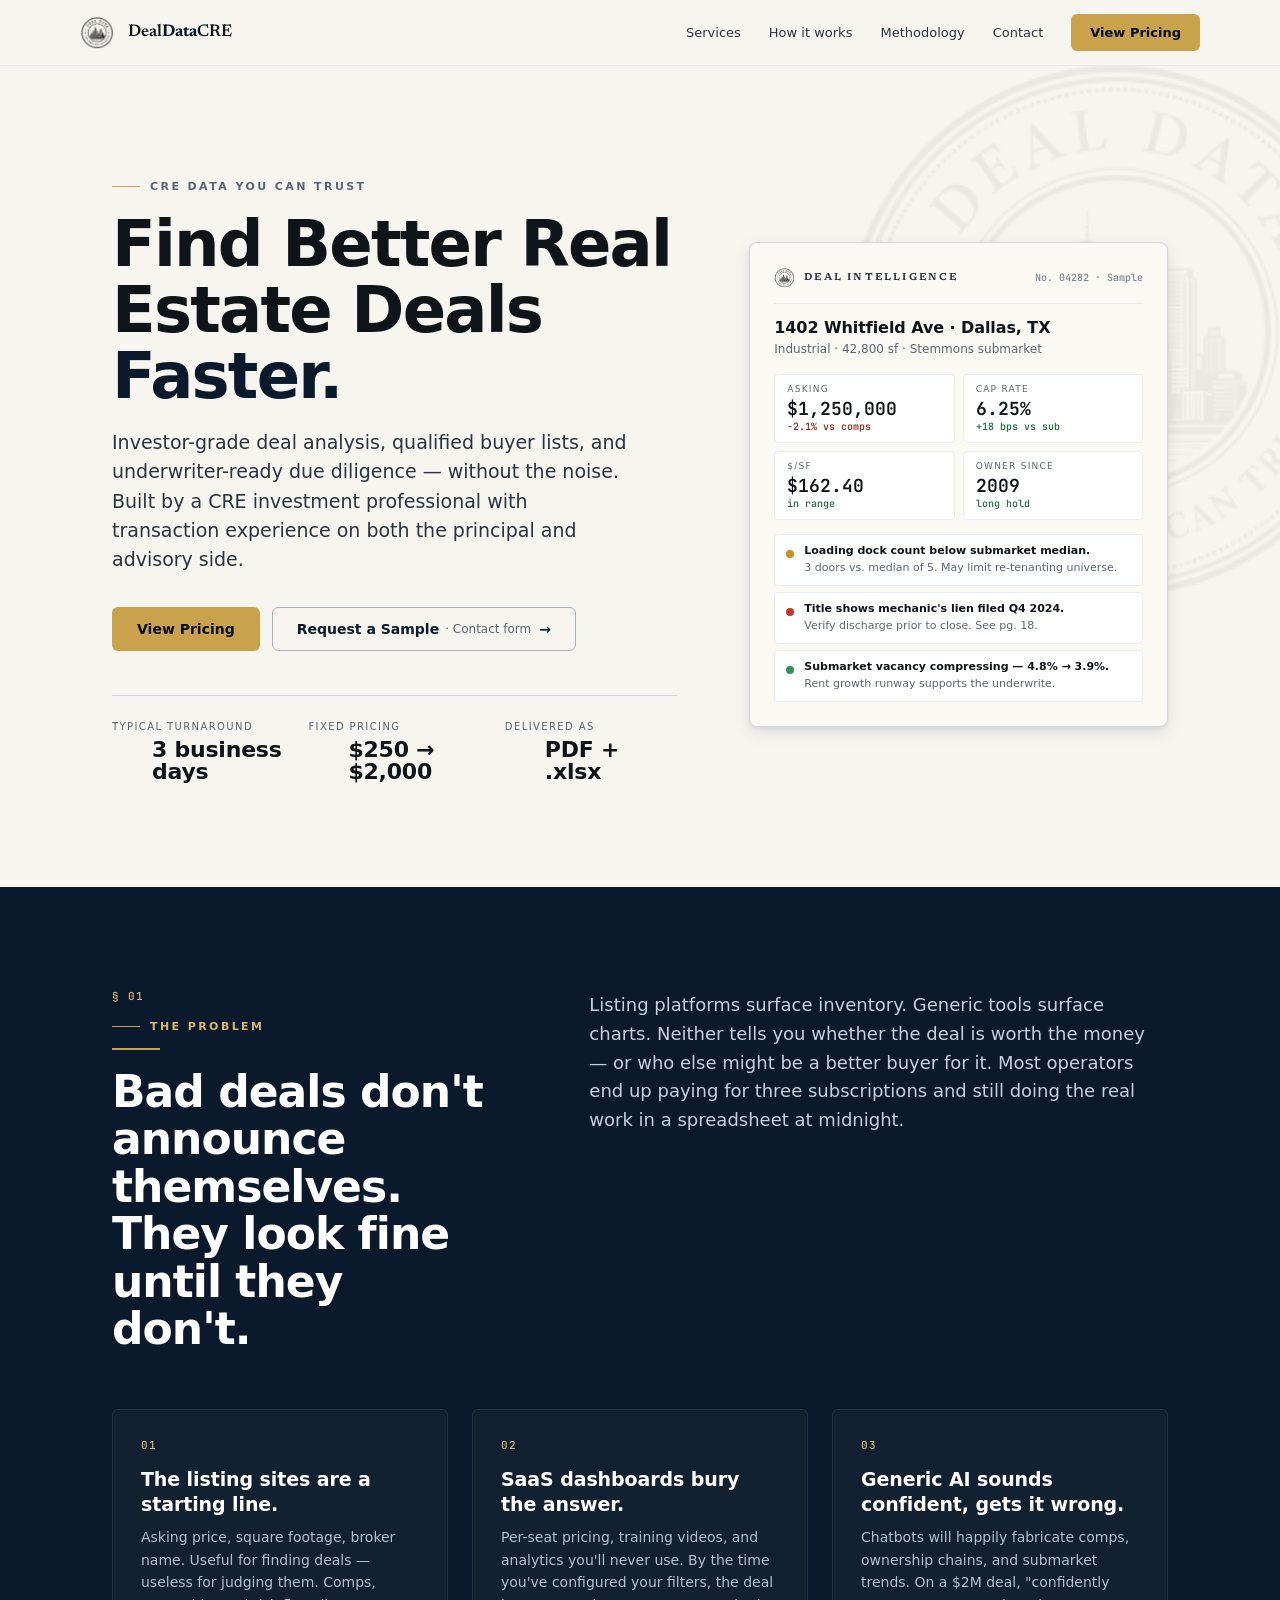
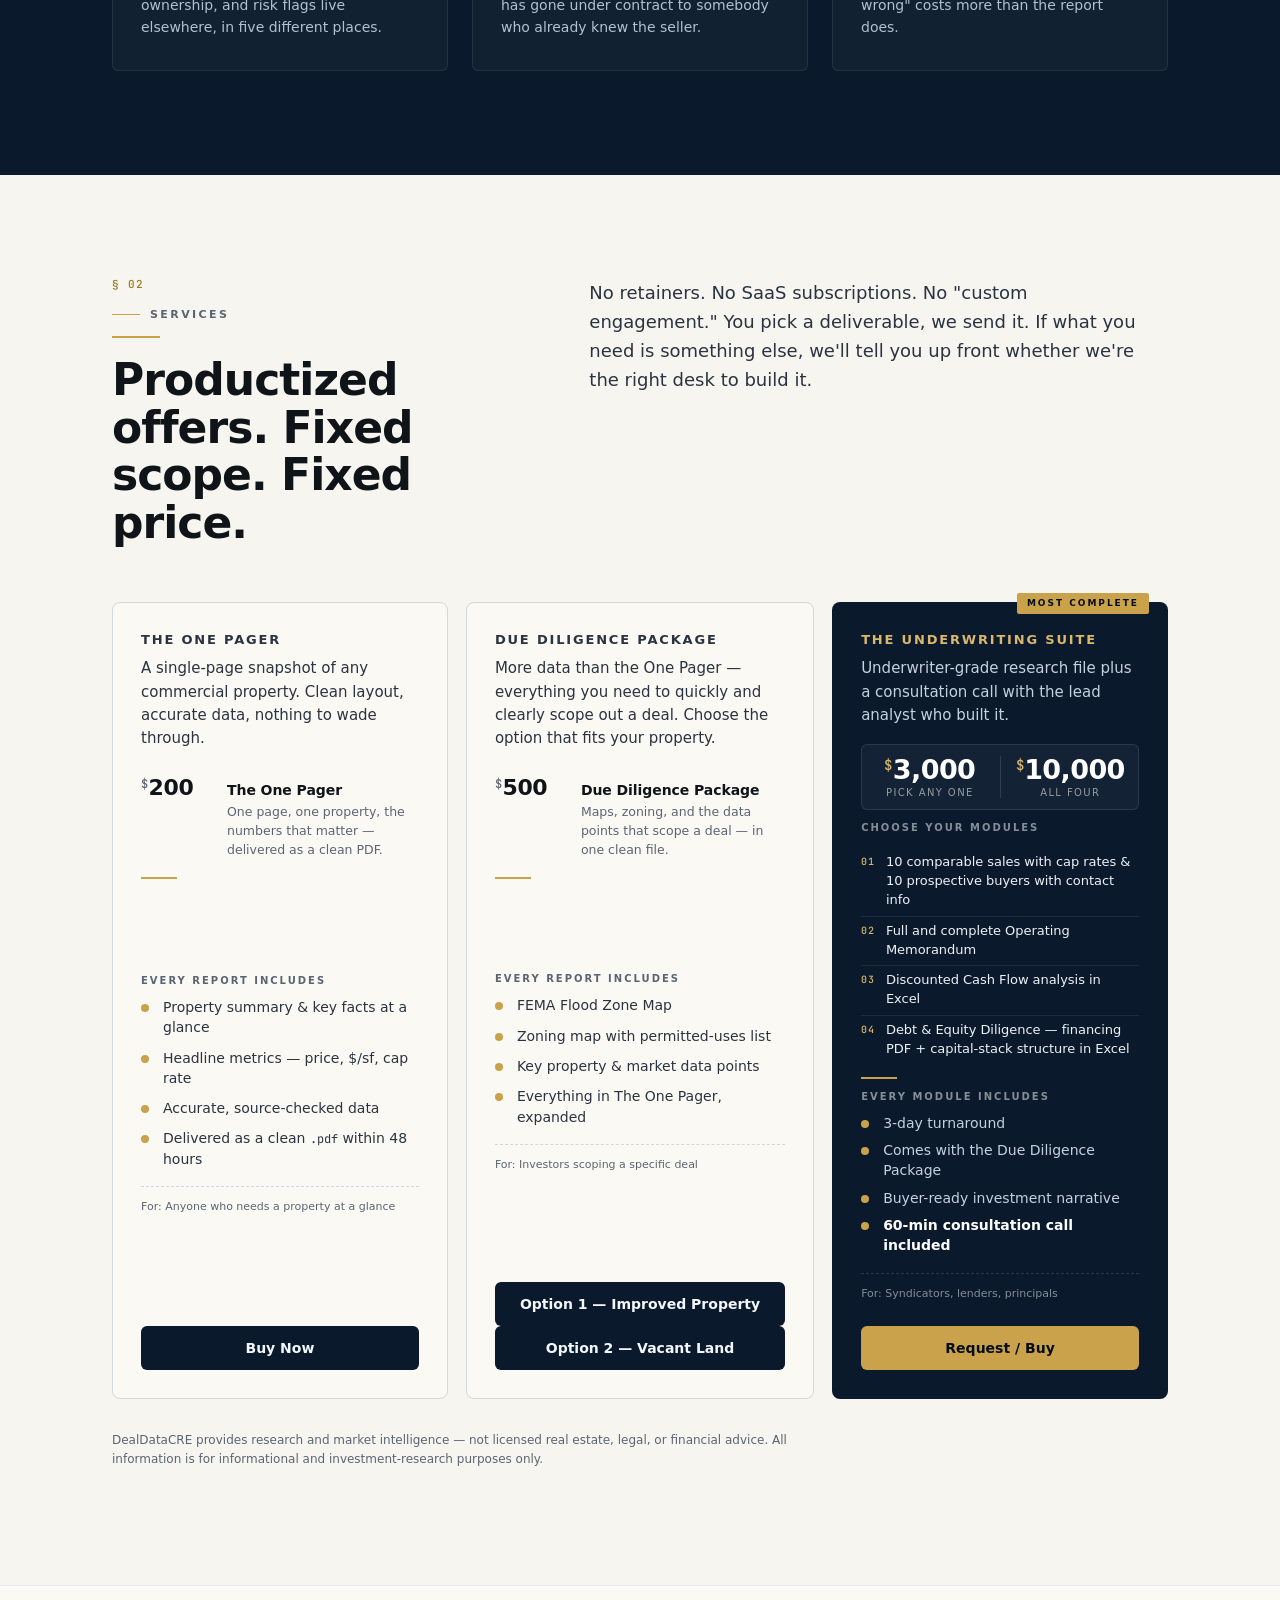
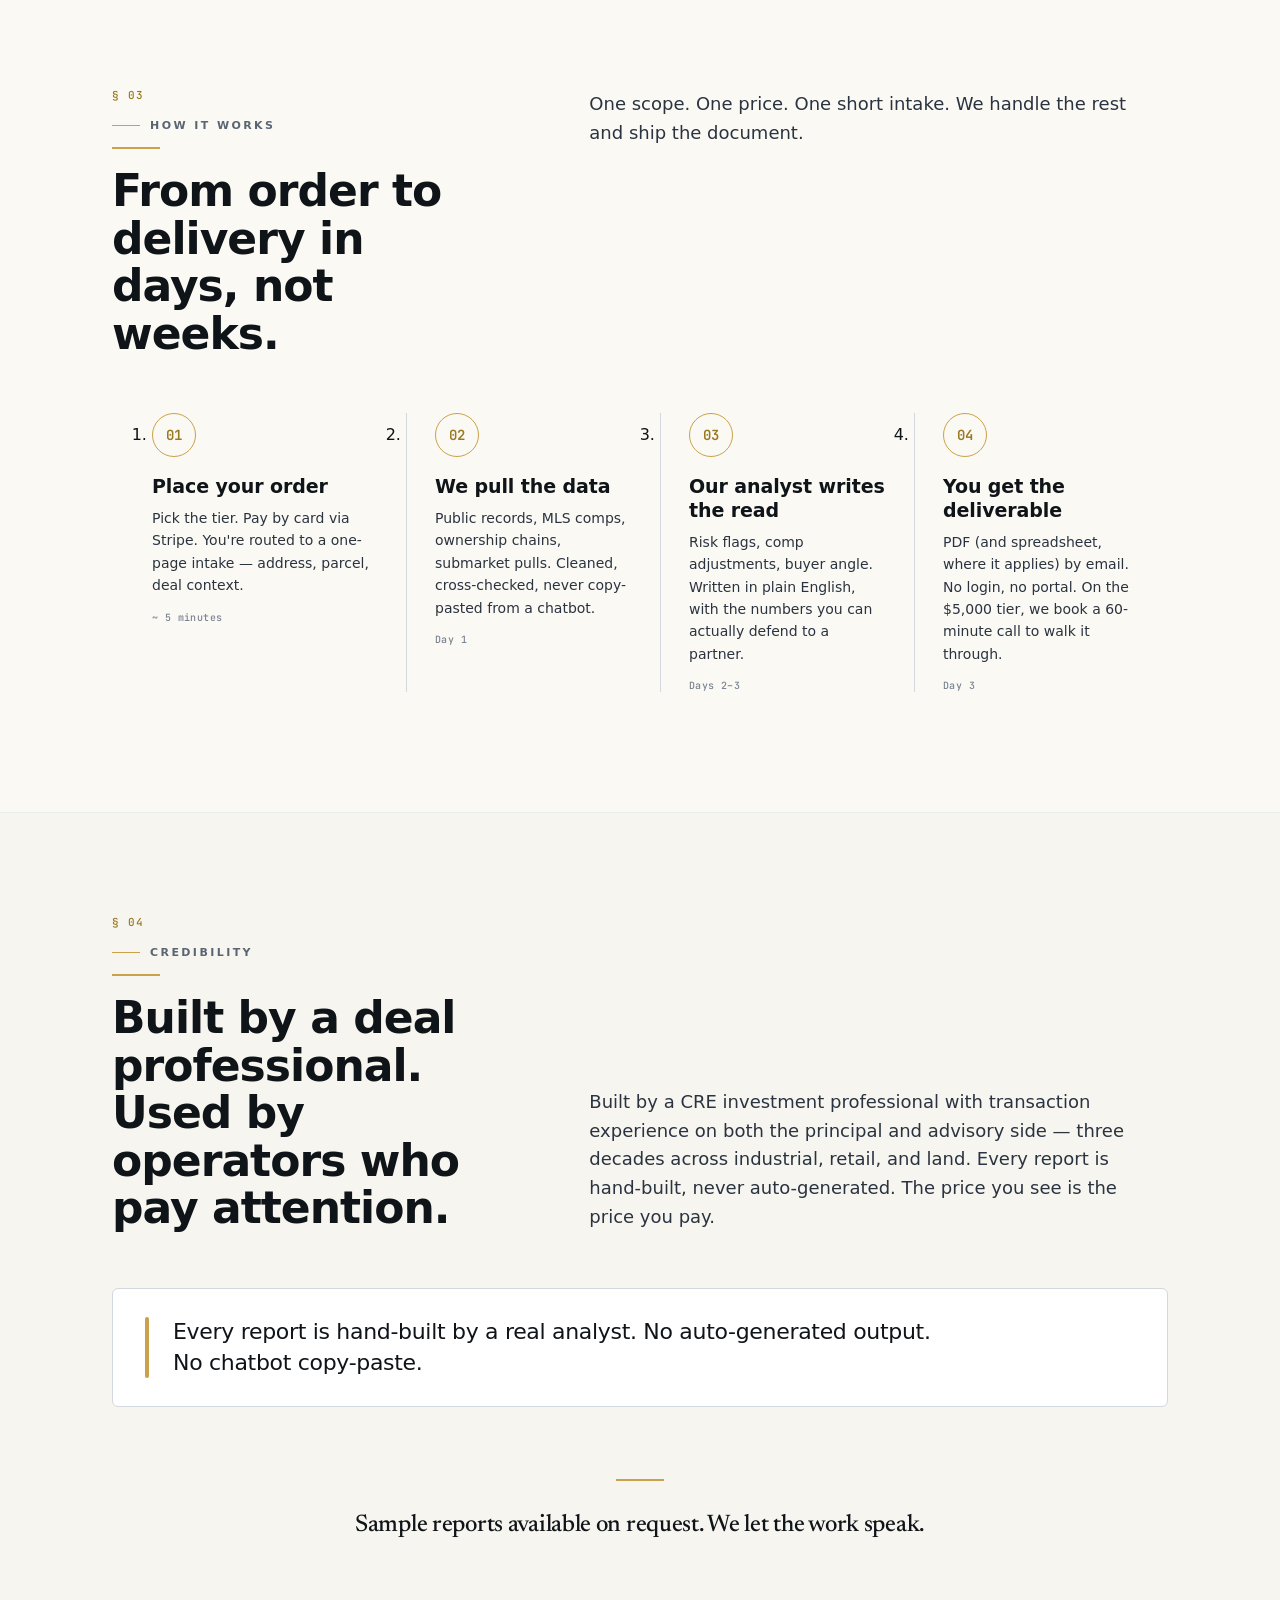
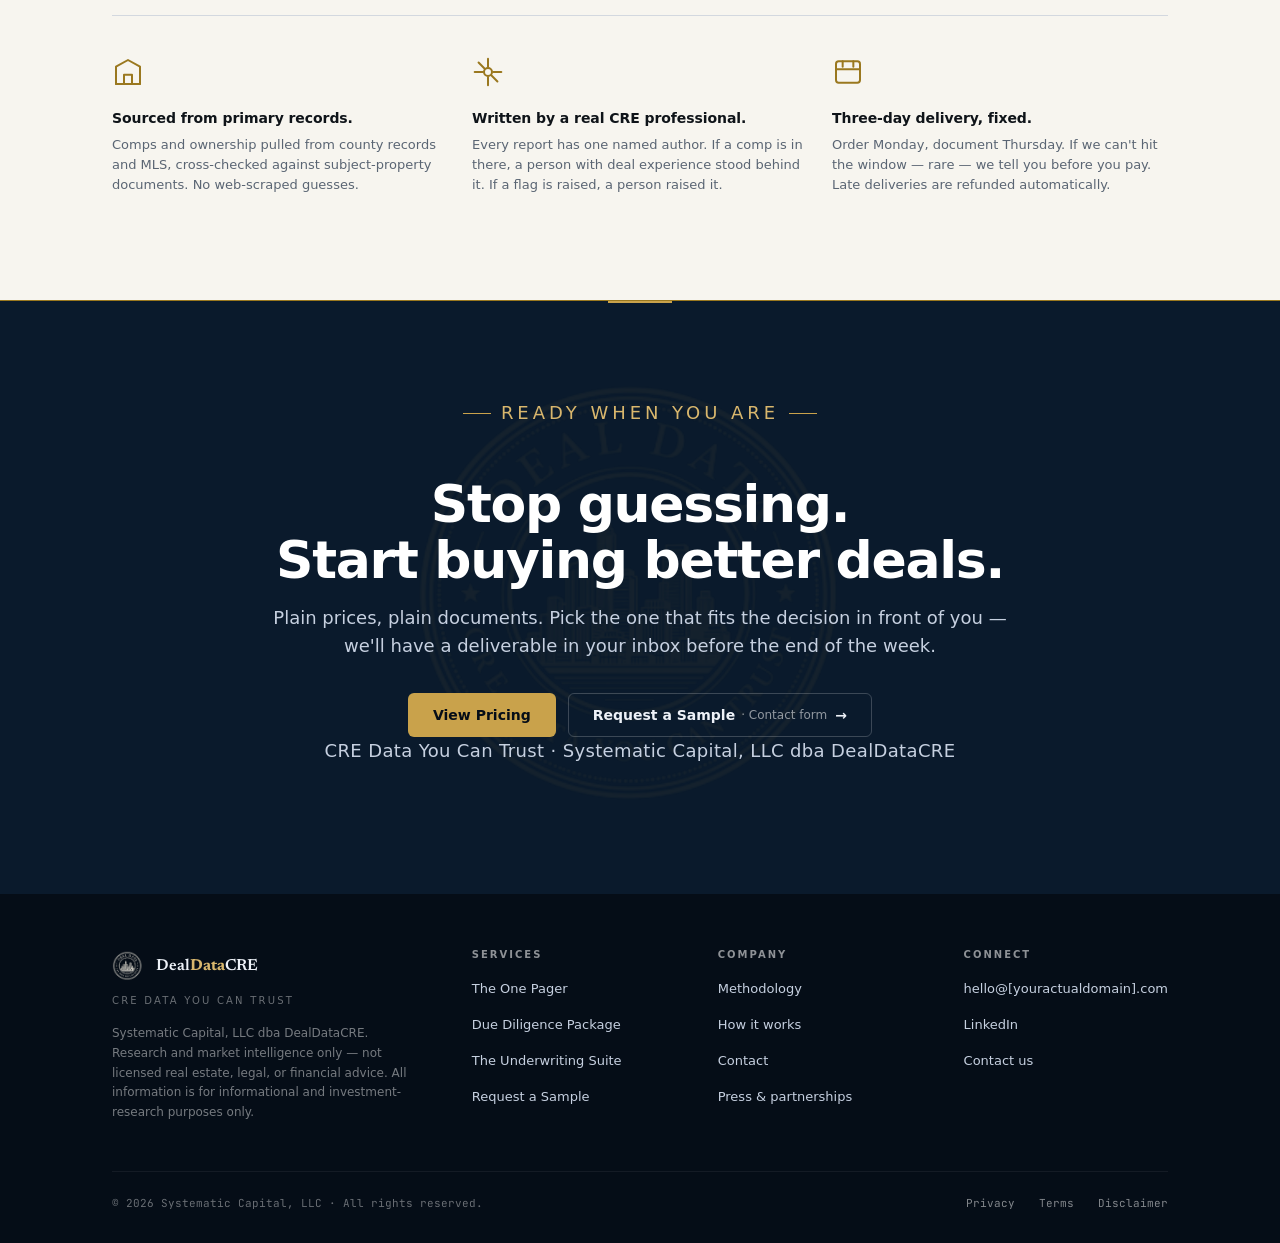
<file: index.html>
<!doctype html>
<html lang="en">
<head>
  <meta charset="utf-8" />
  <meta name="viewport" content="width=device-width, initial-scale=1" />
  <title>DealDataCRE — Find Better Real Estate Deals Faster</title>
  <meta name="description" content="Investor-grade deal analysis, qualified CRE leads, and full due-diligence packages — without the noise. Built by a CRE investment professional with transaction experience on both the principal and advisory side." />
  <link rel="canonical" href="https://dealdatacre.com/" />

  <!-- Open Graph -->
  <meta property="og:type" content="website" />
  <meta property="og:site_name" content="DealDataCRE" />
  <meta property="og:url" content="https://dealdatacre.com/" />
  <meta property="og:title" content="DealDataCRE — Find Better Real Estate Deals Faster" />
  <meta property="og:description" content="Productized commercial real estate research: one-page property snapshots, due diligence packages, and an underwriter-grade analysis suite. Plain prices, plain documents, fast turnaround." />
  <meta property="og:image" content="https://dealdatacre.com/assets/logo-seal-gold.png" />
  <meta property="og:image:alt" content="DealDataCRE seal" />
  <meta property="og:locale" content="en_US" />

  <!-- Twitter -->
  <meta name="twitter:card" content="summary" />
  <meta name="twitter:title" content="DealDataCRE — Find Better Real Estate Deals Faster" />
  <meta name="twitter:description" content="Productized commercial real estate research: one-page property snapshots, due diligence packages, and an underwriter-grade analysis suite. Plain prices, plain documents, fast turnaround." />
  <meta name="twitter:image" content="https://dealdatacre.com/assets/logo-seal-gold.png" />

  <!-- JSON-LD: Organization, WebSite, and product catalog -->
  <script type="application/ld+json">
  {
    "@context": "https://schema.org",
    "@graph": [
      {
        "@type": "Organization",
        "@id": "https://dealdatacre.com/#organization",
        "name": "DealDataCRE",
        "legalName": "Systematic Capital, LLC",
        "url": "https://dealdatacre.com/",
        "logo": "https://dealdatacre.com/assets/logo-seal-gold.png",
        "email": "hello@dealdatacre.com",
        "slogan": "CRE Data You Can Trust",
        "description": "DealDataCRE produces productized commercial real estate research and deal intelligence for investors and brokers: one-page property snapshots, due diligence packages, and an underwriter-grade analysis suite."
      },
      {
        "@type": "WebSite",
        "@id": "https://dealdatacre.com/#website",
        "url": "https://dealdatacre.com/",
        "name": "DealDataCRE",
        "publisher": { "@id": "https://dealdatacre.com/#organization" },
        "inLanguage": "en-US"
      },
      {
        "@type": "ProfessionalService",
        "@id": "https://dealdatacre.com/#service",
        "name": "DealDataCRE",
        "url": "https://dealdatacre.com/",
        "image": "https://dealdatacre.com/assets/logo-seal-gold.png",
        "parentOrganization": { "@id": "https://dealdatacre.com/#organization" },
        "areaServed": "US",
        "serviceType": "Commercial real estate research and deal analysis",
        "description": "Hand-built commercial real estate research: property snapshots, due diligence packages, and an underwriter-grade analysis suite for investors, brokers, syndicators, and lenders.",
        "hasOfferCatalog": {
          "@type": "OfferCatalog",
          "name": "DealDataCRE Offerings",
          "itemListElement": [
            {
              "@type": "Offer",
              "name": "The One Pager",
              "description": "A single-page snapshot of a commercial property — clean layout, accurate, source-checked data, key headline metrics.",
              "price": "200",
              "priceCurrency": "USD"
            },
            {
              "@type": "Offer",
              "name": "Due Diligence Package",
              "description": "FEMA Flood Zone Map, zoning map with permitted-uses list, and the key data points needed to scope a deal.",
              "price": "500",
              "priceCurrency": "USD"
            },
            {
              "@type": "Offer",
              "name": "The Underwriting Suite — single module",
              "description": "Choose one underwriter-grade module: comparable sales and prospective buyers, Operating Memorandum, discounted cash flow analysis, or debt and equity diligence. Includes a 60-minute consultation call.",
              "price": "3000",
              "priceCurrency": "USD"
            },
            {
              "@type": "Offer",
              "name": "The Underwriting Suite — all four modules",
              "description": "All four underwriter-grade modules: comparable sales and buyers, Operating Memorandum, discounted cash flow analysis, and debt and equity diligence. Includes a 60-minute consultation call.",
              "price": "10000",
              "priceCurrency": "USD"
            }
          ]
        }
      }
    ]
  }
  </script>

  <link rel="stylesheet" href="styles.css" />
</head>
<body>

  <!-- ============================================================ NAV -->
  <header class="nav" data-screen-label="Nav">
    <div class="container nav__inner">
      <a class="nav__brand" href="#top" aria-label="DealDataCRE — home">
        <img class="nav__seal" src="assets/logo-seal-transparent.png" alt="" />
        <div class="nav__wm">Deal<b>Data</b>CRE</div>
      </a>
      <nav class="nav__menu" aria-label="Primary">
        <a class="nav__link" href="#services">Services</a>
        <a class="nav__link" href="#how">How it works</a>
        <a class="nav__link" href="#credibility">Methodology</a>
        <a class="nav__link" href="#contact">Contact</a>
        <a class="btn btn--primary" href="#services">View Pricing</a>
      </nav>
    </div>
  </header>

  <!-- ============================================================ HERO -->
  <section class="hero" id="top" data-screen-label="01 Hero">
    <img class="hero__seal-bg" src="assets/logo-seal-transparent.png" alt="" aria-hidden="true" />
    <div class="container">
      <div class="hero__inner">
        <div class="hero__copy">
          <p class="eyebrow"><span class="rule"></span>CRE Data You Can Trust</p>
          <h1>Find Better Real Estate Deals <span class="accent">Faster.</span></h1>
          <p class="hero__lede">
            Investor-grade deal analysis, qualified buyer lists, and underwriter-ready due diligence — without the noise. Built by a CRE investment professional with transaction experience on both the principal and advisory side.
          </p>
          <div class="hero__cta">
            <a class="btn btn--primary btn--lg" href="#services">View Pricing</a>
            <a class="btn btn--ghost btn--lg" href="#contact">Request a Sample <span class="btn__meta">· Contact form</span> <span class="arrow" aria-hidden="true">→</span></a>
          </div>
          <dl class="hero__trust">
            <div class="trust-item">
              <dt class="l">Typical turnaround</dt>
              <dd class="v">3 business days</dd>
            </div>
            <div class="trust-item">
              <dt class="l">Fixed pricing</dt>
              <dd class="v">$250 → $2,000</dd>
            </div>
            <div class="trust-item">
              <dt class="l">Delivered as</dt>
              <dd class="v">PDF + .xlsx</dd>
            </div>
          </dl>
        </div>

        <!-- Specimen / sample report card -->
        <aside class="specimen" aria-label="Sample report excerpt">
          <div class="specimen__head">
            <div class="specimen__corner">
              <img src="assets/logo-seal-transparent.png" alt="" />
              <span>Deal Intelligence</span>
            </div>
            <div class="specimen__id">No. 04282 · Sample</div>
          </div>
          <h2 class="specimen__title" style="font-size:16px;">1402 Whitfield Ave · Dallas, TX</h2>
          <p class="specimen__sub">Industrial · 42,800 sf · Stemmons submarket</p>
          <div class="specimen__kpis">
            <div class="specimen__kpi"><div class="n">Asking</div><div class="v">$1,250,000</div><div class="d neg">−2.1% vs comps</div></div>
            <div class="specimen__kpi"><div class="n">Cap rate</div><div class="v">6.25%</div><div class="d">+18 bps vs sub</div></div>
            <div class="specimen__kpi"><div class="n">$/sf</div><div class="v">$162.40</div><div class="d">in range</div></div>
            <div class="specimen__kpi"><div class="n">Owner since</div><div class="v">2009</div><div class="d">long hold</div></div>
          </div>
          <div class="specimen__flags">
            <div class="specimen__flag">
              <span class="pip warn"></span>
              <div>
                <div class="t">Loading dock count below submarket median.</div>
                <div class="b">3 doors vs. median of 5. May limit re-tenanting universe.</div>
              </div>
            </div>
            <div class="specimen__flag">
              <span class="pip neg"></span>
              <div>
                <div class="t">Title shows mechanic's lien filed Q4 2024.</div>
                <div class="b">Verify discharge prior to close. See pg. 18.</div>
              </div>
            </div>
            <div class="specimen__flag">
              <span class="pip pos"></span>
              <div>
                <div class="t">Submarket vacancy compressing — 4.8% → 3.9%.</div>
                <div class="b">Rent growth runway supports the underwrite.</div>
              </div>
            </div>
          </div>
        </aside>
      </div>
    </div>
  </section>

  <!-- ============================================================ PROBLEM -->
  <section class="section section--dark" id="problem" data-screen-label="02 Problem">
    <div class="container">
      <header class="section__head">
        <div class="left">
          <span class="section-num">§ 01</span>
          <p class="eyebrow"><span class="rule"></span>The Problem</p>
          <hr class="gold-rule" />
          <h2>Bad deals don't announce themselves. They look fine until they don't.</h2>
        </div>
        <div class="right">
          <p class="lede">
            Listing platforms surface inventory. Generic tools surface charts. Neither tells you whether the deal is worth the money — or who else might be a better buyer for it. Most operators end up paying for three subscriptions and still doing the real work in a spreadsheet at midnight.
          </p>
        </div>
      </header>

      <div class="problem-grid">
        <article class="problem-card">
          <span class="problem-card__num">01</span>
          <h3>The listing sites are a starting line.</h3>
          <p>Asking price, square footage, broker name. Useful for finding deals — useless for judging them. Comps, ownership, and risk flags live elsewhere, in five different places.</p>
        </article>
        <article class="problem-card">
          <span class="problem-card__num">02</span>
          <h3>SaaS dashboards bury the answer.</h3>
          <p>Per-seat pricing, training videos, and analytics you'll never use. By the time you've configured your filters, the deal has gone under contract to somebody who already knew the seller.</p>
        </article>
        <article class="problem-card">
          <span class="problem-card__num">03</span>
          <h3>Generic AI sounds confident, gets it wrong.</h3>
          <p>Chatbots will happily fabricate comps, ownership chains, and submarket trends. On a $2M deal, "confidently wrong" costs more than the report does.</p>
        </article>
      </div>
    </div>
  </section>

  <!-- ============================================================ SERVICES / TIERS -->
  <section class="section" id="services" data-screen-label="03 Services">
    <div class="container">
      <header class="section__head">
        <div class="left">
          <span class="section-num">§ 02</span>
          <p class="eyebrow"><span class="rule"></span>Services</p>
          <hr class="gold-rule" />
          <h2>Productized offers. Fixed scope. Fixed price.</h2>
        </div>
        <div class="right">
          <p class="lede">
            No retainers. No SaaS subscriptions. No "custom engagement." You pick a deliverable, we send it. If what you need is something else, we'll tell you up front whether we're the right desk to build it.
          </p>
        </div>
      </header>

      <div class="tiers">

        <!-- Tier 1: The One Pager -->
        <article class="tier">
          <div class="tier__name">The One Pager</div>
          <p class="tier__desc">A single-page snapshot of any commercial property. Clean layout, accurate data, nothing to wade through.</p>
          <div class="tier__pricing">
            <div class="tier__pricing-row">
              <div class="price"><span class="cur">$</span>200</div>
              <div class="name">The One Pager</div>
              <div class="desc">One page, one property, the numbers that matter — delivered as a clean PDF.</div>
            </div>
          </div>
          <span class="tier__rule" aria-hidden="true"></span>
          <div class="tier__includes">Every report includes</div>
          <ul class="tier__list">
            <li>Property summary &amp; key facts at a glance</li>
            <li>Headline metrics — price, $/sf, cap rate</li>
            <li>Accurate, source-checked data</li>
            <li>Delivered as a clean <code style="font-family:var(--font-mono);font-size:12px;">.pdf</code> within 48 hours</li>
          </ul>
          <div class="tier__for">For: Anyone who needs a property at a glance</div>
          <div class="tier__cta">
            <a class="btn btn--lg btn--secondary" href="one-pager.html">Buy Now</a>
          </div>
        </article>

        <!-- Tier 2: Due Diligence Package -->
        <article class="tier">
          <div class="tier__name">Due Diligence Package</div>
          <p class="tier__desc">More data than the One Pager — everything you need to quickly and clearly scope out a deal. Choose the option that fits your property.</p>
          <div class="tier__pricing">
            <div class="tier__pricing-row">
              <div class="price"><span class="cur">$</span>500</div>
              <div class="name">Due Diligence Package</div>
              <div class="desc">Maps, zoning, and the data points that scope a deal — in one clean file.</div>
            </div>
          </div>
          <span class="tier__rule" aria-hidden="true"></span>
          <div class="tier__includes">Every report includes</div>
          <ul class="tier__list">
            <li>FEMA Flood Zone Map</li>
            <li>Zoning map with permitted-uses list</li>
            <li>Key property &amp; market data points</li>
            <li>Everything in The One Pager, expanded</li>
          </ul>
          <div class="tier__for">For: Investors scoping a specific deal</div>
          <div class="tier__cta">
            <a class="btn btn--lg btn--secondary" href="#contact">Option 1 — Improved Property</a>
            <a class="btn btn--lg btn--secondary" href="#contact">Option 2 — Vacant Land</a>
          </div>
        </article>

        <!-- Tier 3: The Underwriting Suite -->
        <article class="tier tier--premium">
          <span class="tier__ribbon">Most Complete</span>
          <div class="tier__name">The Underwriting Suite</div>
          <p class="tier__desc">Underwriter-grade research file plus a consultation call with the lead analyst who built it.</p>

          <div class="tier__pricebanner">
            <div class="tier__pricebanner-opt">
              <span class="amt"><span class="cur">$</span>3,000</span>
              <span class="lbl">Pick any one</span>
            </div>
            <span class="tier__pricebanner-div" aria-hidden="true"></span>
            <div class="tier__pricebanner-opt">
              <span class="amt"><span class="cur">$</span>10,000</span>
              <span class="lbl">All four</span>
            </div>
          </div>

          <div class="tier__includes">Choose your modules</div>
          <ol class="tier__menu">
            <li>
              <span class="tier__menu-num">01</span>
              <span class="tier__menu-txt">10 comparable sales with cap rates &amp; 10 prospective buyers with contact info</span>
            </li>
            <li>
              <span class="tier__menu-num">02</span>
              <span class="tier__menu-txt">Full and complete Operating Memorandum</span>
            </li>
            <li>
              <span class="tier__menu-num">03</span>
              <span class="tier__menu-txt">Discounted Cash Flow analysis in Excel</span>
            </li>
            <li>
              <span class="tier__menu-num">04</span>
              <span class="tier__menu-txt">Debt &amp; Equity Diligence — financing PDF + capital-stack structure in Excel</span>
            </li>
          </ol>

          <span class="tier__rule" aria-hidden="true"></span>
          <div class="tier__includes">Every module includes</div>
          <ul class="tier__list">
            <li>3-day turnaround</li>
            <li>Comes with the Due Diligence Package</li>
            <li>Buyer-ready investment narrative</li>
            <li><b style="color:#fff;">60-min consultation call included</b></li>
          </ul>
          <div class="tier__for">For: Syndicators, lenders, principals</div>
          <div class="tier__cta">
            <a class="btn btn--lg btn--primary" href="#contact">Request / Buy</a>
          </div>
        </article>

      </div>

      <p class="tiers__disclaimer">
        DealDataCRE provides research and market intelligence — not licensed real estate, legal, or financial advice. All information is for informational and investment-research purposes only.
      </p>
    </div>
  </section>

  <!-- ============================================================ HOW IT WORKS -->
  <section class="section section--sunken" id="how" data-screen-label="04 How it works">
    <div class="container">
      <header class="section__head">
        <div class="left">
          <span class="section-num">§ 03</span>
          <p class="eyebrow"><span class="rule"></span>How it works</p>
          <hr class="gold-rule" />
          <h2>From order to delivery in days, not weeks.</h2>
        </div>
        <div class="right">
          <p class="lede">
            One scope. One price. One short intake. We handle the rest and ship the document.
          </p>
        </div>
      </header>

      <ol class="steps">
        <li class="step">
          <div class="step__num">01</div>
          <h3>Place your order</h3>
          <p>Pick the tier. Pay by card via Stripe. You're routed to a one-page intake — address, parcel, deal context.</p>
          <div class="step__meta">~ 5 minutes</div>
        </li>
        <li class="step">
          <div class="step__num">02</div>
          <h3>We pull the data</h3>
          <p>Public records, MLS comps, ownership chains, submarket pulls. Cleaned, cross-checked, never copy-pasted from a chatbot.</p>
          <div class="step__meta">Day 1</div>
        </li>
        <li class="step">
          <div class="step__num">03</div>
          <h3>Our analyst writes the read</h3>
          <p>Risk flags, comp adjustments, buyer angle. Written in plain English, with the numbers you can actually defend to a partner.</p>
          <div class="step__meta">Days 2–3</div>
        </li>
        <li class="step">
          <div class="step__num">04</div>
          <h3>You get the deliverable</h3>
          <p>PDF (and spreadsheet, where it applies) by email. No login, no portal. On the $5,000 tier, we book a 60-minute call to walk it through.</p>
          <div class="step__meta">Day 3</div>
        </li>
      </ol>
    </div>
  </section>

  <!-- ============================================================ CREDIBILITY / SOCIAL PROOF -->
  <section class="section" id="credibility" data-screen-label="05 Credibility">
    <div class="container">
      <header class="credibility-head">
        <div>
          <span class="section-num">§ 04</span>
          <p class="eyebrow"><span class="rule"></span>Credibility</p>
          <hr class="gold-rule" />
          <h2>Built by a deal professional. Used by operators who pay attention.</h2>
        </div>
        <p class="lede" style="font:400 18px/1.6 var(--font-sans);color:var(--ink-700);max-width:560px;margin:0;">
          Built by a CRE investment professional with transaction experience on both the principal and advisory side — three decades across industrial, retail, and land. Every report is hand-built, never auto-generated. The price you see is the price you pay.
        </p>
      </header>

      <!-- Hand-built statement (replaces stats strip) -->
      <div class="handmade-statement">
        <span class="handmade-statement__bar" aria-hidden="true"></span>
        <p>Every report is hand-built by a real analyst. No auto-generated output. No chatbot copy-paste.</p>
      </div>

      <!-- Sample-on-request line (replaces testimonial cards) -->
      <div class="sample-line">
        <span class="sample-line__rule" aria-hidden="true"></span>
        <p>Sample reports available on request. We let the work speak.</p>
      </div>

      <!-- Methodology callouts -->
      <div class="methodology">
        <div class="methodology__item">
          <svg class="glyph" viewBox="0 0 24 24" fill="none" stroke="currentColor" stroke-width="1.5" stroke-linecap="round" stroke-linejoin="round" aria-hidden="true">
            <path d="M3 21V8l9-5 9 5v13" />
            <path d="M9 21v-7h6v7" />
            <path d="M3 21h18" />
          </svg>
          <h4>Sourced from primary records.</h4>
          <p>Comps and ownership pulled from county records and MLS, cross-checked against subject-property documents. No web-scraped guesses.</p>
        </div>
        <div class="methodology__item">
          <svg class="glyph" viewBox="0 0 24 24" fill="none" stroke="currentColor" stroke-width="1.5" stroke-linecap="round" stroke-linejoin="round" aria-hidden="true">
            <path d="M12 2v6" />
            <path d="M12 22v-6" />
            <path d="M4.93 4.93l4.24 4.24" />
            <path d="M14.83 14.83l4.24 4.24" />
            <path d="M2 12h6" />
            <path d="M16 12h6" />
            <circle cx="12" cy="12" r="3" />
          </svg>
          <h4>Written by a real CRE professional.</h4>
          <p>Every report has one named author. If a comp is in there, a person with deal experience stood behind it. If a flag is raised, a person raised it.</p>
        </div>
        <div class="methodology__item">
          <svg class="glyph" viewBox="0 0 24 24" fill="none" stroke="currentColor" stroke-width="1.5" stroke-linecap="round" stroke-linejoin="round" aria-hidden="true">
            <rect x="3" y="4" width="18" height="16" rx="2" />
            <path d="M3 10h18" />
            <path d="M8 4v4" />
            <path d="M16 4v4" />
          </svg>
          <h4>Three-day delivery, fixed.</h4>
          <p>Order Monday, document Thursday. If we can't hit the window — rare — we tell you before you pay. Late deliveries are refunded automatically.</p>
        </div>
      </div>
    </div>
  </section>

  <!-- ============================================================ FINAL CTA -->
  <section class="final" id="contact" data-screen-label="06 Final CTA">
    <img class="final__seal" src="assets/logo-seal-gold.png" alt="" aria-hidden="true" />
    <div class="container">
      <div class="final__inner">
        <p class="eyebrow" style="justify-content:center; color:var(--gold-400);"><span class="rule"></span>Ready when you are<span class="rule"></span></p>
        <h2>Stop guessing.<br/>Start buying better deals.</h2>
        <p>Plain prices, plain documents. Pick the one that fits the decision in front of you — we'll have a deliverable in your inbox before the end of the week.</p>
        <div class="final__row">
          <a class="btn btn--primary btn--lg" href="#services">View Pricing</a>
          <a class="btn btn--ghost-light btn--lg" href="#contact" id="sample">Request a Sample <span class="btn__meta btn__meta--light">· Contact form</span> <span class="arrow" aria-hidden="true">→</span></a>
        </div>
        <p class="final__fineprint">CRE Data You Can Trust · Systematic Capital, LLC dba DealDataCRE</p>
      </div>
    </div>
  </section>

  <!-- ============================================================ FOOTER -->
  <footer class="footer" data-screen-label="07 Footer">
    <div class="container">
      <div class="footer__inner">
        <div>
          <div class="footer__brand">
            <img src="assets/logo-seal-cream.png" alt="" />
            <span>Deal<b>Data</b>CRE</span>
          </div>
          <div class="footer__tag">CRE Data You Can Trust</div>
          <p class="disc">
            Systematic Capital, LLC dba DealDataCRE. Research and market intelligence only — not licensed real estate, legal, or financial advice. All information is for informational and investment-research purposes only.
          </p>
        </div>
        <div>
          <h5>Services</h5>
          <ul>
            <li><a href="#services">The One Pager</a></li>
            <li><a href="#services">Due Diligence Package</a></li>
            <li><a href="#services">The Underwriting Suite</a></li>
            <li><a href="#sample">Request a Sample</a></li>
          </ul>
        </div>
        <div>
          <h5>Company</h5>
          <ul>
            <li><a href="#credibility">Methodology</a></li>
            <li><a href="#how">How it works</a></li>
            <li><a href="#contact">Contact</a></li>
            <li><a href="#contact">Press &amp; partnerships</a></li>
          </ul>
        </div>
        <div>
          <h5>Connect</h5>
          <ul>
            <li><a href="mailto:hello@[youractualdomain].com">hello@[youractualdomain].com</a></li>
            <li><a href="#">LinkedIn</a></li>
            <li><a href="#contact">Contact us</a></li>
          </ul>
        </div>
      </div>
      <div class="footer__legal">
        <span>© 2026 Systematic Capital, LLC · All rights reserved.</span>
        <div class="footer__legal-links">
          <a href="#">Privacy</a>
          <a href="#">Terms</a>
          <a href="#">Disclaimer</a>
        </div>
      </div>
    </div>
  </footer>

</body>
</html>
</file>
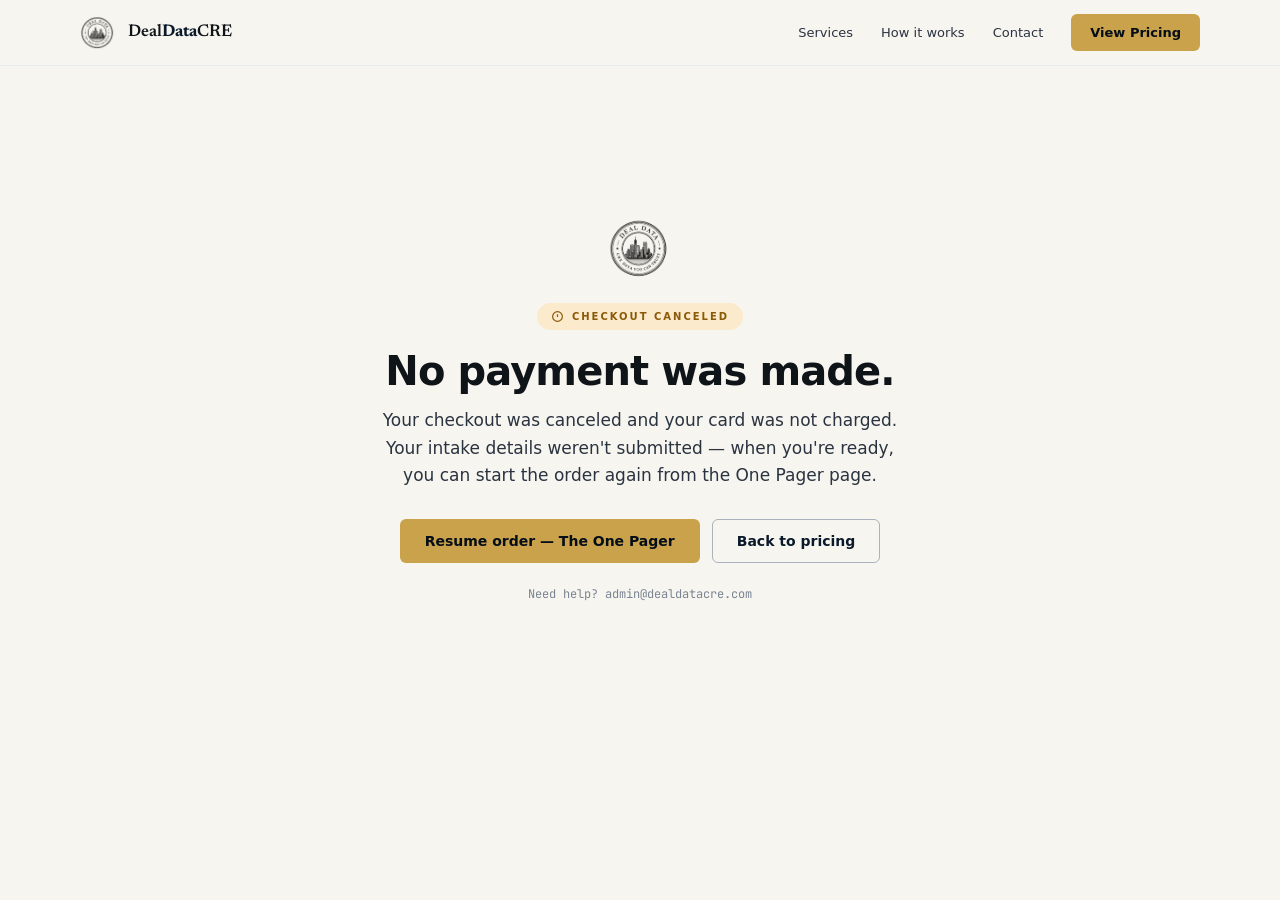
<file: cancel.html>
<!doctype html>
<html lang="en">
<head>
  <meta charset="utf-8" />
  <meta name="viewport" content="width=device-width, initial-scale=1" />
  <title>Checkout canceled — DealDataCRE</title>
  <meta name="robots" content="noindex" />
  <link rel="stylesheet" href="styles.css" />
</head>
<body>

  <header class="nav" data-screen-label="Nav">
    <div class="container nav__inner">
      <a class="nav__brand" href="index.html" aria-label="DealDataCRE — home">
        <img class="nav__seal" src="assets/logo-seal-transparent.png" alt="" />
        <div class="nav__wm">Deal<b>Data</b>CRE</div>
      </a>
      <nav class="nav__menu" aria-label="Primary">
        <a class="nav__link" href="index.html#services">Services</a>
        <a class="nav__link" href="index.html#how">How it works</a>
        <a class="nav__link" href="index.html#contact">Contact</a>
        <a class="btn btn--primary" href="index.html#services">View Pricing</a>
      </nav>
    </div>
  </header>

  <main class="result" data-screen-label="Canceled">
    <div class="container">
      <div class="result__card">
        <img class="result__seal" src="assets/logo-seal-transparent.png" alt="" />
        <span class="result__badge result__badge--warn">
          <svg viewBox="0 0 24 24" width="13" height="13" fill="none" stroke="currentColor" stroke-width="2.2" aria-hidden="true"><path d="M12 8v5M12 16h.01"/><circle cx="12" cy="12" r="9"/></svg>
          Checkout canceled
        </span>
        <h1>No payment was made.</h1>
        <p>Your checkout was canceled and your card was not charged. Your intake details weren't submitted — when you're ready, you can start the order again from the One Pager page.</p>

        <div class="result__actions">
          <a class="btn btn--primary btn--lg" href="one-pager.html">Resume order — The One Pager</a>
          <a class="btn btn--ghost btn--lg" href="index.html#services">Back to pricing</a>
        </div>
        <p style="margin-top:22px;font:400 12px/1.5 var(--font-mono);color:var(--ink-400);">Need help? admin@dealdatacre.com</p>
      </div>
    </div>
  </main>

</body>
</html>
</file>
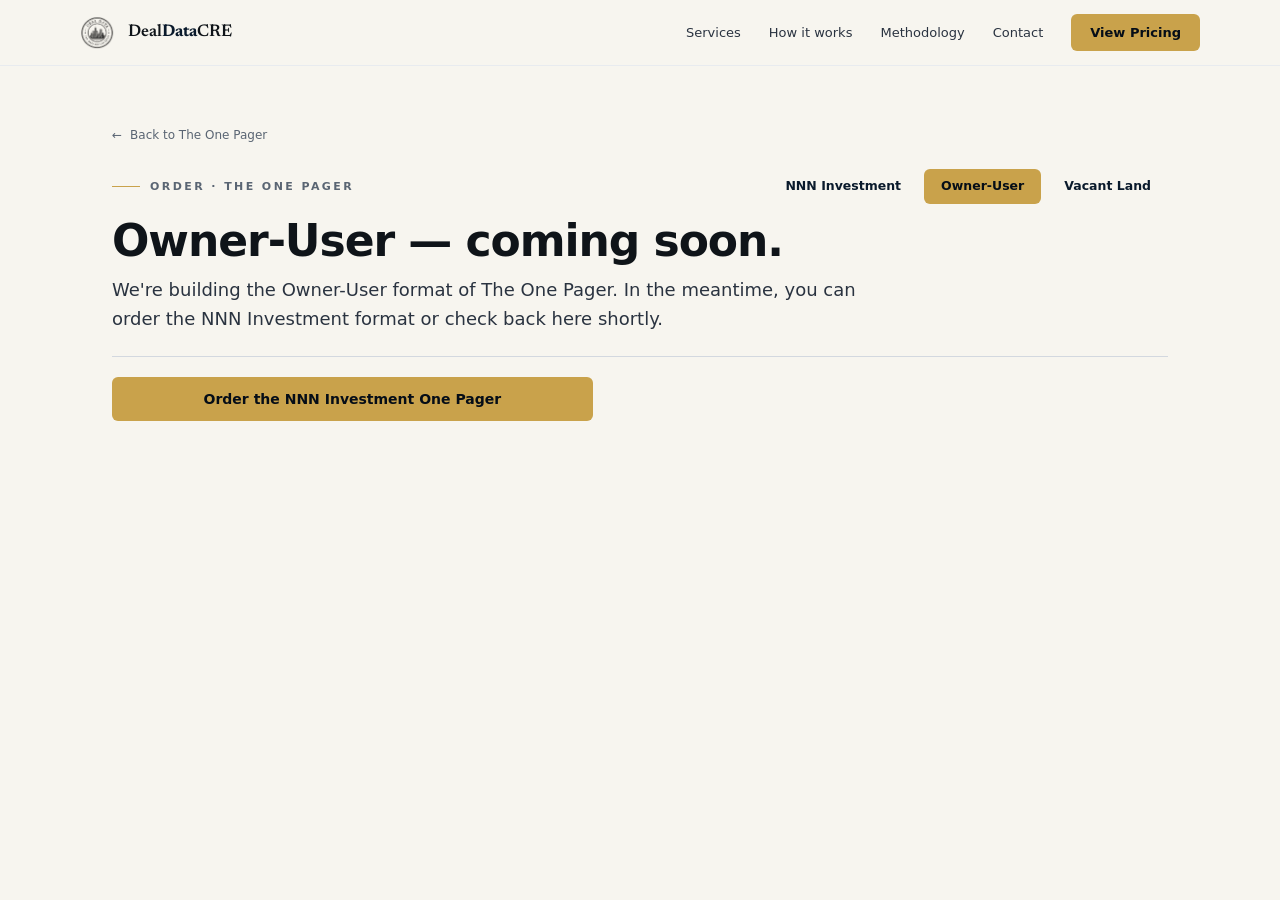
<file: one-pager-owner-user.html>
<!doctype html>
<html lang="en">
<head>
  <meta charset="utf-8" />
  <meta name="viewport" content="width=device-width, initial-scale=1" />
  <title>The One Pager — Owner-User · DealDataCRE</title>
  <meta name="description" content="The One Pager — Owner-User format. Coming soon from DealDataCRE." />
  <meta name="robots" content="noindex" />
  <link rel="stylesheet" href="styles.css" />
  <link href="https://fonts.googleapis.com/css2?family=Archivo:wght@400;500;600;700;800&family=Source+Serif+4:opsz,wght@8..60,400;8..60,600&display=swap" rel="stylesheet" />
</head>
<body>

  <!-- ============================================================ NAV -->
  <header class="nav" data-screen-label="Nav">
    <div class="container nav__inner">
      <a class="nav__brand" href="index.html" aria-label="DealDataCRE — home">
        <img class="nav__seal" src="assets/logo-seal-transparent.png" alt="" />
        <div class="nav__wm">Deal<b>Data</b>CRE</div>
      </a>
      <nav class="nav__menu" aria-label="Primary">
        <a class="nav__link" href="index.html#services">Services</a>
        <a class="nav__link" href="index.html#how">How it works</a>
        <a class="nav__link" href="index.html#credibility">Methodology</a>
        <a class="nav__link" href="index.html#contact">Contact</a>
        <a class="btn btn--primary" href="index.html#services">View Pricing</a>
      </nav>
    </div>
  </header>

  <!-- ============================================================ COMING SOON -->
  <main class="order" data-screen-label="Owner-User Coming Soon">
    <div class="container">
      <a class="order__back" href="one-pager.html"><span class="arrow" aria-hidden="true">←</span> Back to The One Pager</a>

      <header class="order__head">
        <div class="order__topline">
          <p class="eyebrow"><span class="rule"></span>Order · The One Pager</p>
          <nav class="format-tabs" aria-label="One Pager formats">
            <a class="format-tab" href="one-pager.html">NNN Investment</a>
            <a class="format-tab format-tab--active" href="one-pager-owner-user.html" aria-current="page">Owner-User</a>
            <a class="format-tab" href="one-pager-vacant-land.html">Vacant Land</a>
          </nav>
        </div>
        <h1>Owner-User — coming soon.</h1>
        <p class="lede">We're building the Owner-User format of The One Pager. In the meantime, you can order the NNN Investment format or check back here shortly.</p>
        <div class="order__meta">
          <a class="btn btn--primary btn--lg" href="one-pager.html">Order the NNN Investment One Pager</a>
        </div>
      </header>
    </div>
  </main>

</body>
</html>
</file>
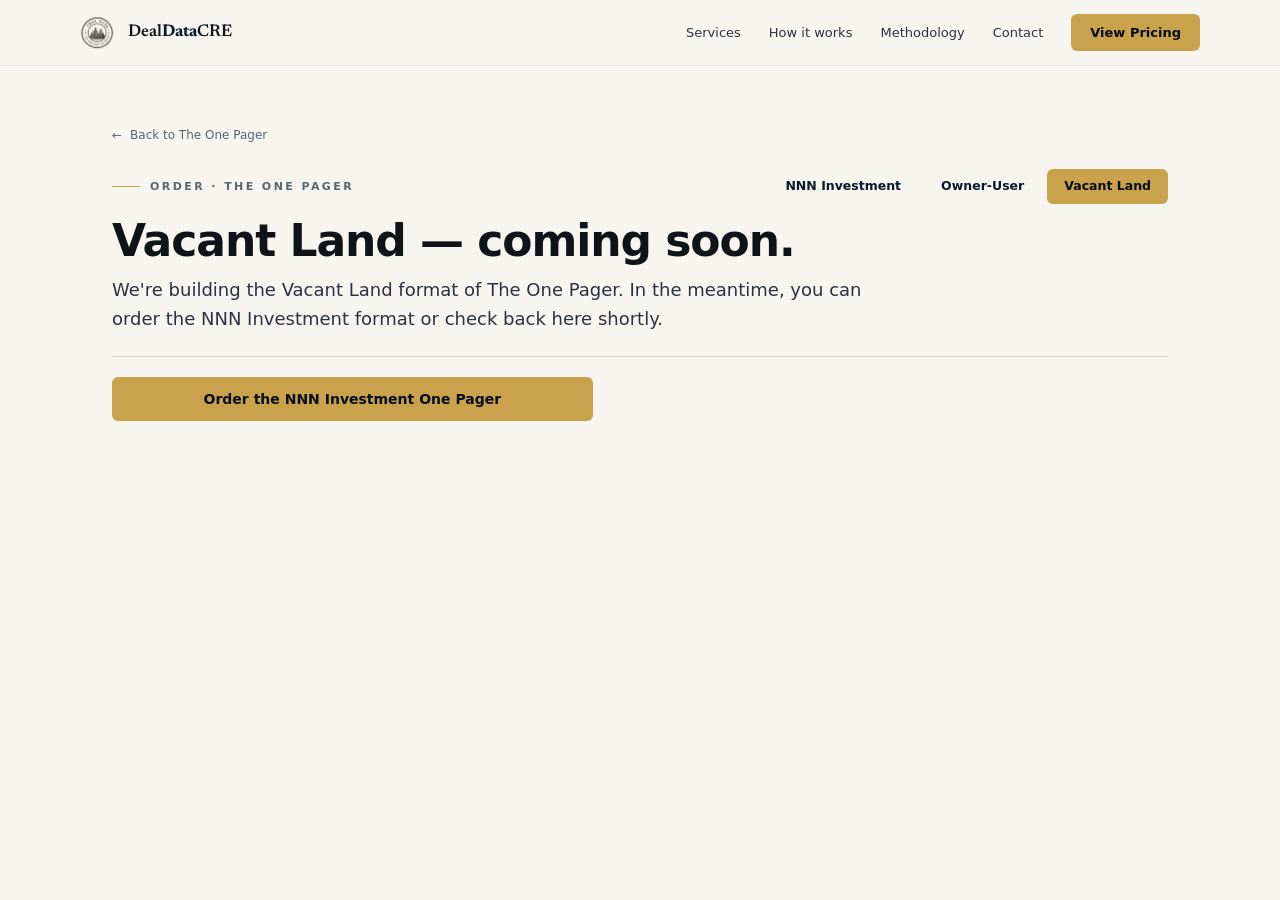
<file: one-pager-vacant-land.html>
<!doctype html>
<html lang="en">
<head>
  <meta charset="utf-8" />
  <meta name="viewport" content="width=device-width, initial-scale=1" />
  <title>The One Pager — Vacant Land · DealDataCRE</title>
  <meta name="description" content="The One Pager — Vacant Land format. Coming soon from DealDataCRE." />
  <meta name="robots" content="noindex" />
  <link rel="stylesheet" href="styles.css" />
  <link href="https://fonts.googleapis.com/css2?family=Archivo:wght@400;500;600;700;800&family=Source+Serif+4:opsz,wght@8..60,400;8..60,600&display=swap" rel="stylesheet" />
</head>
<body>

  <!-- ============================================================ NAV -->
  <header class="nav" data-screen-label="Nav">
    <div class="container nav__inner">
      <a class="nav__brand" href="index.html" aria-label="DealDataCRE — home">
        <img class="nav__seal" src="assets/logo-seal-transparent.png" alt="" />
        <div class="nav__wm">Deal<b>Data</b>CRE</div>
      </a>
      <nav class="nav__menu" aria-label="Primary">
        <a class="nav__link" href="index.html#services">Services</a>
        <a class="nav__link" href="index.html#how">How it works</a>
        <a class="nav__link" href="index.html#credibility">Methodology</a>
        <a class="nav__link" href="index.html#contact">Contact</a>
        <a class="btn btn--primary" href="index.html#services">View Pricing</a>
      </nav>
    </div>
  </header>

  <!-- ============================================================ COMING SOON -->
  <main class="order" data-screen-label="Vacant Land Coming Soon">
    <div class="container">
      <a class="order__back" href="one-pager.html"><span class="arrow" aria-hidden="true">←</span> Back to The One Pager</a>

      <header class="order__head">
        <div class="order__topline">
          <p class="eyebrow"><span class="rule"></span>Order · The One Pager</p>
          <nav class="format-tabs" aria-label="One Pager formats">
            <a class="format-tab" href="one-pager.html">NNN Investment</a>
            <a class="format-tab" href="one-pager-owner-user.html">Owner-User</a>
            <a class="format-tab format-tab--active" href="one-pager-vacant-land.html" aria-current="page">Vacant Land</a>
          </nav>
        </div>
        <h1>Vacant Land — coming soon.</h1>
        <p class="lede">We're building the Vacant Land format of The One Pager. In the meantime, you can order the NNN Investment format or check back here shortly.</p>
        <div class="order__meta">
          <a class="btn btn--primary btn--lg" href="one-pager.html">Order the NNN Investment One Pager</a>
        </div>
      </header>
    </div>
  </main>

</body>
</html>
</file>
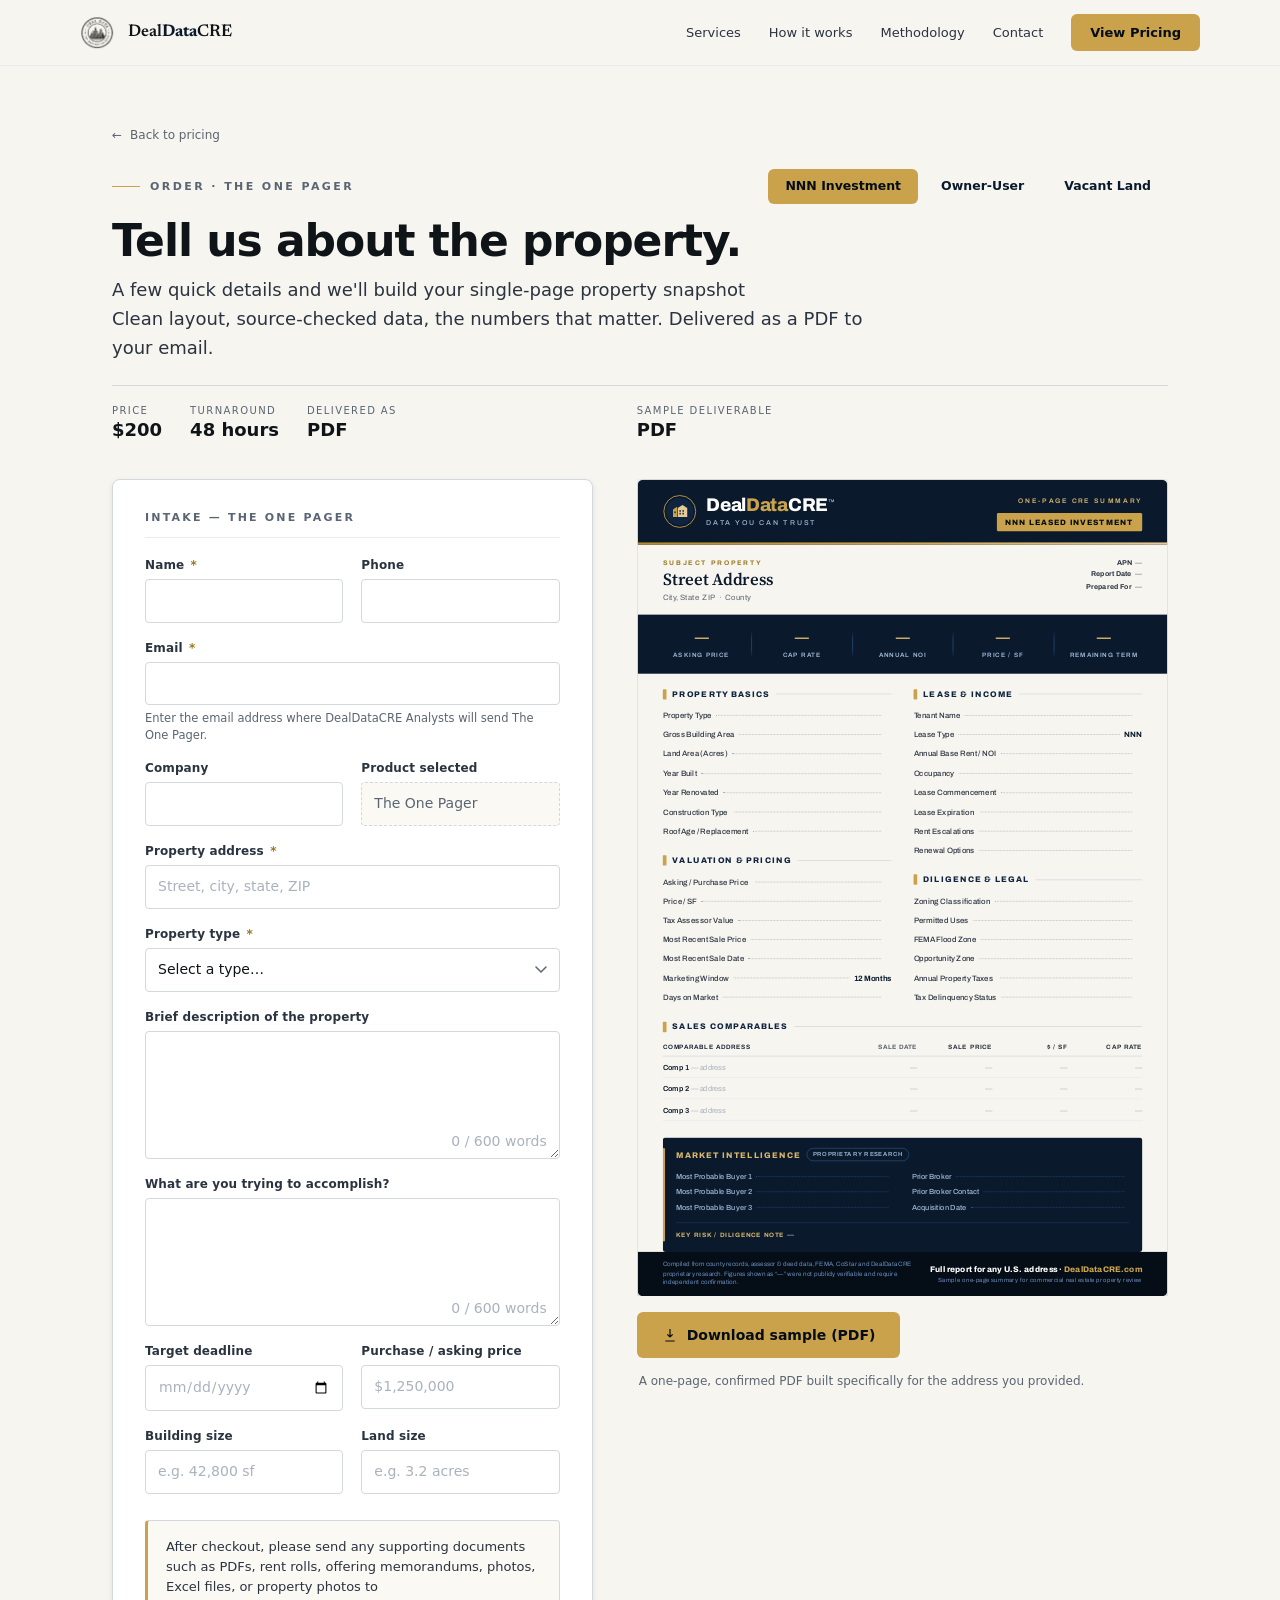
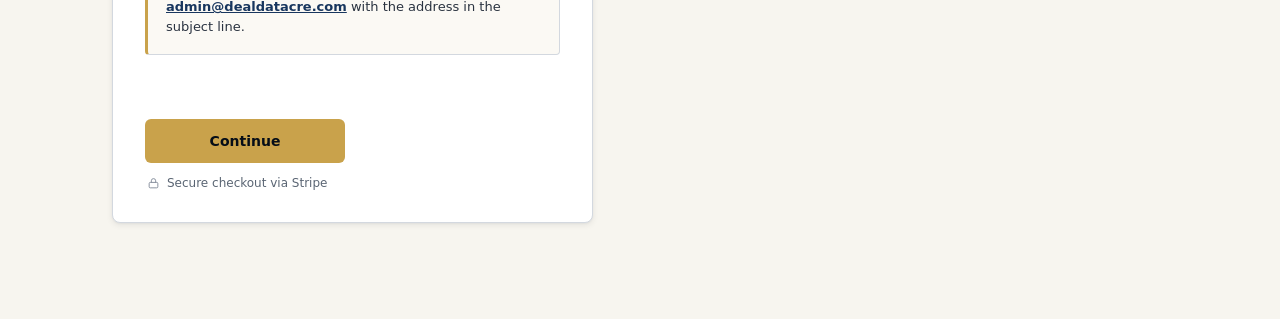
<file: one-pager.html>
<!doctype html>
<html lang="en">
<head>
  <meta charset="utf-8" />
  <meta name="viewport" content="width=device-width, initial-scale=1" />
  <title>Order — The One Pager · DealDataCRE</title>
  <meta name="description" content="Order The One Pager — a single-page snapshot of any commercial property. Complete the intake, review the agreement, and check out securely with Stripe." />
  <meta name="robots" content="noindex" />
  <link rel="canonical" href="https://dealdatacre.com/one-pager.html" />
  <link rel="stylesheet" href="styles.css" />
  <link href="https://fonts.googleapis.com/css2?family=Archivo:wght@400;500;600;700;800&family=Source+Serif+4:opsz,wght@8..60,400;8..60,600&display=swap" rel="stylesheet" />
</head>
<body>

  <!-- ============================================================ NAV -->
  <header class="nav" data-screen-label="Nav">
    <div class="container nav__inner">
      <a class="nav__brand" href="index.html" aria-label="DealDataCRE — home">
        <img class="nav__seal" src="assets/logo-seal-transparent.png" alt="" />
        <div class="nav__wm">Deal<b>Data</b>CRE</div>
      </a>
      <nav class="nav__menu" aria-label="Primary">
        <a class="nav__link" href="index.html#services">Services</a>
        <a class="nav__link" href="index.html#how">How it works</a>
        <a class="nav__link" href="index.html#credibility">Methodology</a>
        <a class="nav__link" href="index.html#contact">Contact</a>
        <a class="btn btn--primary" href="index.html#services">View Pricing</a>
      </nav>
    </div>
  </header>

  <!-- ============================================================ ORDER -->
  <main class="order" data-screen-label="One Pager Intake">
    <div class="container">
      <a class="order__back" href="index.html#services"><span class="arrow" aria-hidden="true">←</span> Back to pricing</a>

      <header class="order__head">
        <div class="order__topline">
          <p class="eyebrow"><span class="rule"></span>Order · The One Pager</p>
          <nav class="format-tabs" aria-label="One Pager formats">
            <a class="format-tab format-tab--active" href="one-pager.html" aria-current="page">NNN Investment</a>
            <a class="format-tab" href="one-pager-owner-user.html">Owner-User</a>
            <a class="format-tab" href="one-pager-vacant-land.html">Vacant Land</a>
          </nav>
        </div>
        <h1>Tell us about the property.</h1>
        <p class="lede">A few quick details and we'll build your single-page property snapshot<br />Clean layout, source-checked data, the numbers that matter. Delivered as a PDF to your email.</p>
        <div class="order__meta">
          <div class="order__meta-group">
            <div class="m"><span class="l">Price</span><span class="v">$200</span></div>
            <div class="m"><span class="l">Turnaround</span><span class="v">48 hours</span></div>
            <div class="m"><span class="l">Delivered as</span><span class="v">PDF</span></div>
          </div>
          <div class="order__meta-sample">
            <div class="m"><span class="l">Sample Deliverable</span><span class="v">PDF</span></div>
          </div>
        </div>
      </header>

      <div class="order__grid">

        <!-- ---------- Intake form ---------- -->
        <section>
          <form class="intake" id="intakeForm" novalidate>
            <p class="intake__legend">Intake — The One Pager</p>

            <div class="fields">
              <div class="field">
                <label for="name">Name <span class="req" aria-hidden="true">*</span></label>
                <input id="name" name="name" type="text" autocomplete="name" required />
                <p class="field__err">Please enter your name.</p>
              </div>

              <div class="field">
                <label for="phone">Phone</label>
                <input id="phone" name="phone" type="tel" autocomplete="tel" />
              </div>

              <div class="field field--full">
                <label for="email">Email <span class="req" aria-hidden="true">*</span></label>
                <input id="email" name="email" type="email" autocomplete="email" required />
                <p class="help">Enter the email address where DealDataCRE Analysts will send The One Pager.</p>
                <p class="field__err">Please enter a valid email address.</p>
              </div>

              <div class="field">
                <label for="company">Company</label>
                <input id="company" name="company" type="text" autocomplete="organization" />
              </div>

              <div class="field">
                <label for="product">Product selected</label>
                <input id="product" name="product" type="text" value="The One Pager" readonly tabindex="-1" aria-readonly="true" />
              </div>

              <div class="field field--full">
                <label for="property_address">Property address <span class="req" aria-hidden="true">*</span></label>
                <input id="property_address" name="property_address" type="text" placeholder="Street, city, state, ZIP" autocomplete="off" required />
                <p class="field__err">Please enter the property address.</p>
              </div>

              <div class="field field--full">
                <label for="property_type">Property type <span class="req" aria-hidden="true">*</span></label>
                <select id="property_type" name="property_type" required>
                  <option value="" selected disabled hidden>Select a type…</option>
                  <option>Industrial</option>
                  <option>Office</option>
                  <option>Retail</option>
                  <option>Multifamily</option>
                  <option>Land</option>
                  <option>Mixed-use</option>
                  <option>Hospitality</option>
                  <option>Self-storage</option>
                  <option>Other</option>
                </select>
                <p class="field__err">Please select a property type.</p>
              </div>

              <div class="field field--full">
                <label for="description">Brief description of the property</label>
                <textarea id="description" name="description" rows="4" maxlength="4200" data-maxwords="600"></textarea>
                <div class="field__count" data-count-for="description">0 / 600 words</div>
              </div>

              <div class="field field--full">
                <label for="goal">What are you trying to accomplish?</label>
                <textarea id="goal" name="goal" rows="4" maxlength="4200" data-maxwords="600"></textarea>
                <div class="field__count" data-count-for="goal">0 / 600 words</div>
              </div>

              <div class="field">
                <label for="deadline">Target deadline</label>
                <input id="deadline" name="deadline" type="date" />
              </div>

              <div class="field">
                <label for="price">Purchase / asking price</label>
                <input id="price" name="price" type="text" inputmode="numeric" placeholder="$1,250,000" />
              </div>

              <div class="field">
                <label for="building_size">Building size</label>
                <input id="building_size" name="building_size" type="text" placeholder="e.g. 42,800 sf" />
              </div>

              <div class="field">
                <label for="land_size">Land size</label>
                <input id="land_size" name="land_size" type="text" placeholder="e.g. 3.2 acres" />
              </div>
            </div>

            <div class="order__note">
              <p>After checkout, please send any supporting documents such as PDFs, rent rolls, offering memorandums, photos, Excel files, or property photos to <a href="mailto:admin@dealdatacre.com">admin@dealdatacre.com</a> with the address in the subject line.</p>
            </div>

            <div class="order__actions">
              <button class="btn btn--primary btn--lg" type="submit" id="continueBtn">Continue</button>
              <span class="secure">
                <svg viewBox="0 0 24 24" fill="none" stroke="currentColor" stroke-width="1.6" aria-hidden="true"><rect x="4" y="10" width="16" height="10" rx="2"/><path d="M8 10V7a4 4 0 0 1 8 0v3"/></svg>
                Secure checkout via Stripe
              </span>
            </div>
          </form>
        </section>

        <!-- ---------- Deliverable: sample report beside the form ---------- -->
        <aside class="deliverable">
          <p class="deliverable__label" hidden>Sample deliverable</p>
          <div class="ddcre-sample ddcre-sample--inline">
            <div class="ddc-fit">
      <!-- LIVE, selectable document -->
      <div class="ddc-page" role="img" aria-label="Sample DealDataCRE one-page NNN leased commercial property summary showing property, lease, valuation, comparable sales, and market intelligence sections.">

        <!-- HEADER -->
        <div class="ddc-header">
          <div class="ddc-brand">
            <svg class="ddc-emblem" viewBox="0 0 100 100" fill="none" xmlns="http://www.w3.org/2000/svg">
              <circle cx="50" cy="50" r="47" stroke="#c9a24b" stroke-width="2.5"/>
              <circle cx="50" cy="50" r="40" fill="#0f2440"/>
              <path d="M30 66 V44 L42 36 V66 Z" fill="#c9a24b"/>
              <path d="M44 66 V40 L58 31 L72 40 V66 Z" fill="#e6cb95"/>
              <rect x="49" y="46" width="4" height="5" fill="#0f2440"/>
              <rect x="58" y="46" width="4" height="5" fill="#0f2440"/>
              <rect x="49" y="54" width="4" height="5" fill="#0f2440"/>
              <rect x="58" y="54" width="4" height="5" fill="#0f2440"/>
              <rect x="34" y="50" width="4" height="5" fill="#0f2440"/>
            </svg>
            <div>
              <div class="ddc-wordmark">Deal<span class="ddc-data">Data</span>CRE<span class="ddc-tm">™</span></div>
              <div class="ddc-tagline">Data You Can Trust</div>
            </div>
          </div>
          <div class="ddc-header-right">
            <div class="ddc-eyebrow">One-Page CRE Summary</div>
            <div class="ddc-badge">NNN Leased Investment</div>
          </div>
        </div>

        <!-- ADDRESS -->
        <div class="ddc-address-bar">
          <div>
            <div class="ddc-addr-label">Subject Property</div>
            <div class="ddc-addr-main">Street Address</div>
            <div class="ddc-addr-sub">City, State&nbsp;&nbsp;ZIP&nbsp;&nbsp;·&nbsp;&nbsp;County</div>
          </div>
          <div class="ddc-addr-meta">
            <div><b>APN</b> &nbsp;—</div>
            <div><b>Report Date</b> &nbsp;—</div>
            <div><b>Prepared For</b> &nbsp;—</div>
          </div>
        </div>

        <!-- HERO METRICS -->
        <div class="ddc-metrics">
          <div class="ddc-metric"><div class="ddc-val">—</div><div class="ddc-lbl">Asking Price</div></div>
          <div class="ddc-metric"><div class="ddc-val">—</div><div class="ddc-lbl">Cap Rate</div></div>
          <div class="ddc-metric"><div class="ddc-val">—</div><div class="ddc-lbl">Annual NOI</div></div>
          <div class="ddc-metric"><div class="ddc-val">—</div><div class="ddc-lbl">Price / SF</div></div>
          <div class="ddc-metric"><div class="ddc-val">—</div><div class="ddc-lbl">Remaining Term</div></div>
        </div>

        <!-- BODY -->
        <div class="ddc-body">
          <div class="ddc-cols">

            <!-- LEFT COLUMN -->
            <div class="ddc-col">
              <div class="ddc-section">
                <div class="ddc-sec-head"><span class="ddc-sec-mark"></span><span class="ddc-sec-title">Property Basics</span><span class="ddc-sec-rule"></span></div>
                <div class="ddc-row"><span class="ddc-k">Property Type</span><span class="ddc-lead"></span><span class="ddc-v"></span></div>
                <div class="ddc-row"><span class="ddc-k">Gross Building Area</span><span class="ddc-lead"></span><span class="ddc-v"></span></div>
                <div class="ddc-row"><span class="ddc-k">Land Area (Acres)</span><span class="ddc-lead"></span><span class="ddc-v"></span></div>
                <div class="ddc-row"><span class="ddc-k">Year Built</span><span class="ddc-lead"></span><span class="ddc-v"></span></div>
                <div class="ddc-row"><span class="ddc-k">Year Renovated</span><span class="ddc-lead"></span><span class="ddc-v"></span></div>
                <div class="ddc-row"><span class="ddc-k">Construction Type</span><span class="ddc-lead"></span><span class="ddc-v"></span></div>
                <div class="ddc-row"><span class="ddc-k">Roof Age / Replacement</span><span class="ddc-lead"></span><span class="ddc-v"></span></div>
              </div>

              <div class="ddc-section">
                <div class="ddc-sec-head"><span class="ddc-sec-mark"></span><span class="ddc-sec-title">Valuation &amp; Pricing</span><span class="ddc-sec-rule"></span></div>
                <div class="ddc-row"><span class="ddc-k">Asking / Purchase Price</span><span class="ddc-lead"></span><span class="ddc-v"></span></div>
                <div class="ddc-row"><span class="ddc-k">Price / SF</span><span class="ddc-lead"></span><span class="ddc-v"></span></div>
                <div class="ddc-row"><span class="ddc-k">Tax Assessor Value</span><span class="ddc-lead"></span><span class="ddc-v"></span></div>
                <div class="ddc-row"><span class="ddc-k">Most Recent Sale Price</span><span class="ddc-lead"></span><span class="ddc-v"></span></div>
                <div class="ddc-row"><span class="ddc-k">Most Recent Sale Date</span><span class="ddc-lead"></span><span class="ddc-v"></span></div>
                <div class="ddc-row"><span class="ddc-k">Marketing Window</span><span class="ddc-lead"></span><span class="ddc-v">12 Months</span></div>
                <div class="ddc-row"><span class="ddc-k">Days on Market</span><span class="ddc-lead"></span><span class="ddc-v"></span></div>
              </div>
            </div>

            <!-- RIGHT COLUMN -->
            <div class="ddc-col">
              <div class="ddc-section">
                <div class="ddc-sec-head"><span class="ddc-sec-mark"></span><span class="ddc-sec-title">Lease &amp; Income</span><span class="ddc-sec-rule"></span></div>
                <div class="ddc-row"><span class="ddc-k">Tenant Name</span><span class="ddc-lead"></span><span class="ddc-v"></span></div>
                <div class="ddc-row"><span class="ddc-k">Lease Type</span><span class="ddc-lead"></span><span class="ddc-v">NNN</span></div>
                <div class="ddc-row"><span class="ddc-k">Annual Base Rent / NOI</span><span class="ddc-lead"></span><span class="ddc-v"></span></div>
                <div class="ddc-row"><span class="ddc-k">Occupancy</span><span class="ddc-lead"></span><span class="ddc-v"></span></div>
                <div class="ddc-row"><span class="ddc-k">Lease Commencement</span><span class="ddc-lead"></span><span class="ddc-v"></span></div>
                <div class="ddc-row"><span class="ddc-k">Lease Expiration</span><span class="ddc-lead"></span><span class="ddc-v"></span></div>
                <div class="ddc-row"><span class="ddc-k">Rent Escalations</span><span class="ddc-lead"></span><span class="ddc-v"></span></div>
                <div class="ddc-row"><span class="ddc-k">Renewal Options</span><span class="ddc-lead"></span><span class="ddc-v"></span></div>
              </div>

              <div class="ddc-section">
                <div class="ddc-sec-head"><span class="ddc-sec-mark"></span><span class="ddc-sec-title">Diligence &amp; Legal</span><span class="ddc-sec-rule"></span></div>
                <div class="ddc-row"><span class="ddc-k">Zoning Classification</span><span class="ddc-lead"></span><span class="ddc-v"></span></div>
                <div class="ddc-row"><span class="ddc-k">Permitted Uses</span><span class="ddc-lead"></span><span class="ddc-v"></span></div>
                <div class="ddc-row"><span class="ddc-k">FEMA Flood Zone</span><span class="ddc-lead"></span><span class="ddc-v"></span></div>
                <div class="ddc-row"><span class="ddc-k">Opportunity Zone</span><span class="ddc-lead"></span><span class="ddc-v"></span></div>
                <div class="ddc-row"><span class="ddc-k">Annual Property Taxes</span><span class="ddc-lead"></span><span class="ddc-v"></span></div>
                <div class="ddc-row"><span class="ddc-k">Tax Delinquency Status</span><span class="ddc-lead"></span><span class="ddc-v"></span></div>
              </div>
            </div>
          </div>

          <!-- COMPS -->
          <div class="ddc-section">
            <div class="ddc-sec-head"><span class="ddc-sec-mark"></span><span class="ddc-sec-title">Sales Comparables</span><span class="ddc-sec-rule"></span></div>
            <div class="ddc-comps">
              <div class="ddc-comp-row ddc-head"><span class="ddc-c-addr">Comparable Address</span><span class="ddc-c-date">Sale Date</span><span class="ddc-c-px">Sale Price</span><span class="ddc-c-psf">$ / SF</span><span class="ddc-c-cap">Cap Rate</span></div>
              <div class="ddc-comp-row"><span class="ddc-c-addr">Comp 1 <span class="ddc-muted">— address</span></span><span class="ddc-c-date ddc-muted">—</span><span class="ddc-c-px ddc-muted">—</span><span class="ddc-c-psf ddc-muted">—</span><span class="ddc-c-cap ddc-muted">—</span></div>
              <div class="ddc-comp-row"><span class="ddc-c-addr">Comp 2 <span class="ddc-muted">— address</span></span><span class="ddc-c-date ddc-muted">—</span><span class="ddc-c-px ddc-muted">—</span><span class="ddc-c-psf ddc-muted">—</span><span class="ddc-c-cap ddc-muted">—</span></div>
              <div class="ddc-comp-row"><span class="ddc-c-addr">Comp 3 <span class="ddc-muted">— address</span></span><span class="ddc-c-date ddc-muted">—</span><span class="ddc-c-px ddc-muted">—</span><span class="ddc-c-psf ddc-muted">—</span><span class="ddc-c-cap ddc-muted">—</span></div>
            </div>
          </div>

          <!-- MARKET INTELLIGENCE -->
          <div class="ddc-intel">
            <div class="ddc-intel-head"><span class="ddc-intel-title">Market Intelligence</span><span class="ddc-intel-tag">Proprietary Research</span></div>
            <div class="ddc-intel-cols">
              <div class="ddc-intel-col">
                <div class="ddc-intel-row"><span class="ddc-k">Most Probable Buyer 1</span><span class="ddc-lead"></span><span class="ddc-v"></span></div>
                <div class="ddc-intel-row"><span class="ddc-k">Most Probable Buyer 2</span><span class="ddc-lead"></span><span class="ddc-v"></span></div>
                <div class="ddc-intel-row"><span class="ddc-k">Most Probable Buyer 3</span><span class="ddc-lead"></span><span class="ddc-v"></span></div>
              </div>
              <div class="ddc-intel-col">
                <div class="ddc-intel-row"><span class="ddc-k">Prior Broker</span><span class="ddc-lead"></span><span class="ddc-v"></span></div>
                <div class="ddc-intel-row"><span class="ddc-k">Prior Broker Contact</span><span class="ddc-lead"></span><span class="ddc-v"></span></div>
                <div class="ddc-intel-row"><span class="ddc-k">Acquisition Date</span><span class="ddc-lead"></span><span class="ddc-v"></span></div>
              </div>
            </div>
            <div class="ddc-risk"><b>Key Risk / Diligence Note</b>&nbsp;&nbsp;—</div>
          </div>
        </div>

        <!-- FOOTER -->
        <div class="ddc-footer">
          <div class="ddc-foot-left">
            <div class="ddc-src">Compiled from county records, assessor &amp; deed data, FEMA, CoStar and DealDataCRE proprietary research. Figures shown as &ldquo;—&rdquo; were not publicly verifiable and require independent confirmation.</div>
          </div>
          <div class="ddc-foot-cta">
            <div class="ddc-go">Full report for any U.S. address &middot; <span>DealDataCRE.com</span></div>
            <div class="ddc-sub">Sample one-page summary for commercial real estate property review</div>
          </div>
        </div>

      </div>
    </div>
            <noscript>
      <img src="assets/nnn-sample.png" style="display:block;width:100%;max-width:720px;margin:0 auto;border:1px solid #d3d8df;border-radius:6px;"
           alt="Sample DealDataCRE one-page NNN leased commercial property summary showing property, lease, valuation, comparable sales, and market intelligence sections." />
    </noscript>
            <div class="ddcre-sample__actions ddcre-sample__actions--inline">
              <a class="ddcre-sample__dl" href="assets/nnn-sample.pdf" download="DealDataCRE_NNN_1921_Boone_Trail.pdf">
        <svg viewBox="0 0 24 24" fill="none" stroke="currentColor" stroke-width="1.8" aria-hidden="true"><path d="M12 3v12m0 0l-4-4m4 4l4-4M5 21h14"/></svg>
        Download sample (PDF)
      </a>
            </div>
          </div>
          <p class="deliverable__caption">A one-page, confirmed PDF built specifically for the address you provided.</p>
        </aside>

      </div>
    </div>
  </main>

  <!-- ============================================================ SAMPLE DELIVERABLE -->
<style>
/* ---- root: scoped tokens (NOT :root) ---- */
.ddcre-sample{
  --navy-950:#050d17; --navy-900:#0a1a2c; --navy-800:#0f2440; --navy-700:#18365e;
  --navy-600:#244b7d; --navy-400:#6b8fc0; --navy-300:#a3bbdc; --navy-200:#d2dfee; --navy-100:#ebf1f8;
  --gold-700:#9a781f; --gold-600:#b08c2c; --gold-500:#c9a24b; --gold-400:#d9b76d; --gold-300:#e6cb95; --gold-100:#faf1de;
  --ink-900:#0f1419; --ink-700:#2a3340; --ink-500:#5a6573; --ink-400:#7a8492; --ink-300:#aab2bd; --ink-200:#d3d8df; --ink-100:#e8ebef;
  --paper-50:#f7f5ef; --paper-0:#ffffff; --bg-sunken:#efece4;
  /* inherits the host site's sans if present, else falls back to Archivo */
  --ddc-sans: var(--font-sans, 'Archivo', system-ui, -apple-system, 'Segoe UI', sans-serif);

  background:#efece4;
  border-top:1px solid #d3d8df;
  border-bottom:1px solid #d3d8df;
  padding:72px 24px 80px;
  font-family:var(--ddc-sans);
  color:var(--ink-900);
}
.ddcre-sample *{ box-sizing:border-box; }
.ddcre-sample__inner{ max-width:880px; margin:0 auto; }
.ddcre-sample__eyebrow{
  display:inline-flex; align-items:center; gap:10px;
  font:600 11px/1 var(--ddc-sans); letter-spacing:.22em; text-transform:uppercase;
  color:var(--ink-500); margin:0;
}
.ddcre-sample__eyebrow::before{ content:""; width:28px; height:1px; background:var(--gold-500); display:block; }
.ddcre-sample__h2{
  font:600 38px/1.08 var(--ddc-sans); letter-spacing:-0.022em; color:var(--ink-900);
  margin:16px 0 12px;
}
.ddcre-sample__lede{
  font:400 18px/1.6 var(--ddc-sans); color:var(--ink-700); max-width:640px; margin:0 0 36px;
  text-wrap:pretty;
}
.ddcre-sample__actions{ display:flex; justify-content:center; margin-top:32px; }
.ddcre-sample__dl{
  display:inline-flex; align-items:center; gap:9px;
  font:600 14px/1 var(--ddc-sans);
  background:var(--gold-500); color:var(--navy-950);
  border:1px solid transparent; border-radius:6px;
  padding:14px 24px; text-decoration:none; cursor:pointer;
  transition:background .18s ease, box-shadow .18s ease;
}
.ddcre-sample__dl:hover{ background:var(--gold-400); }
.ddcre-sample__dl:focus-visible{ outline:none; box-shadow:0 0 0 3px rgba(201,162,75,.4); }
.ddcre-sample__dl svg{ width:16px; height:16px; }

/* ---- the document ---- */
.ddcre-sample .ddc-fit{ width:100%; overflow:hidden; }
.ddcre-sample .ddc-page{
  width:720px; margin:0 auto;
  background:var(--paper-50); color:var(--ink-900);
  font-family:'Archivo', system-ui, -apple-system, 'Segoe UI', sans-serif;
  display:flex; flex-direction:column; position:relative; overflow:hidden;
  border:1px solid rgba(10,26,44,.10); border-radius:8px;
  box-shadow:0 22px 60px rgba(10,26,44,.18), 0 4px 14px rgba(10,26,44,.08);
  -webkit-font-smoothing:antialiased;
}

/* header */
.ddcre-sample .ddc-header{ background:var(--navy-900); color:var(--paper-0); padding:20px 34px 18px; display:flex; justify-content:space-between; align-items:flex-start; position:relative; }
.ddcre-sample .ddc-header::after{ content:""; position:absolute; left:0; right:0; bottom:0; height:3px; background:linear-gradient(90deg,var(--gold-600) 0%,var(--gold-500) 45%,var(--gold-300) 100%); }
.ddcre-sample .ddc-brand{ display:flex; align-items:center; gap:13px; }
.ddcre-sample .ddc-emblem{ width:46px; height:46px; flex:none; }
.ddcre-sample .ddc-wordmark{ font-size:25px; font-weight:800; letter-spacing:-.5px; line-height:1; }
.ddcre-sample .ddc-wordmark .ddc-data{ color:var(--gold-500); }
.ddcre-sample .ddc-wordmark .ddc-tm{ font-size:9px; font-weight:600; vertical-align:super; color:var(--navy-300); }
.ddcre-sample .ddc-tagline{ font-size:9.5px; letter-spacing:2.5px; text-transform:uppercase; color:var(--navy-300); margin-top:5px; font-weight:500; }
.ddcre-sample .ddc-header-right{ text-align:right; padding-top:2px; }
.ddcre-sample .ddc-eyebrow{ font-size:9px; letter-spacing:2.6px; text-transform:uppercase; color:var(--gold-400); font-weight:600; }
.ddcre-sample .ddc-badge{ display:inline-block; margin-top:9px; background:var(--gold-500); color:var(--navy-950); font-size:10.5px; font-weight:800; letter-spacing:1.4px; text-transform:uppercase; padding:5px 12px; border-radius:2px; }

/* address */
.ddcre-sample .ddc-address-bar{ padding:16px 34px 14px; border-bottom:1px solid var(--ink-200); display:flex; justify-content:space-between; align-items:baseline; }
.ddcre-sample .ddc-addr-label{ font-size:9px; letter-spacing:2.4px; text-transform:uppercase; color:var(--gold-700); font-weight:700; }
.ddcre-sample .ddc-addr-main{ font-family:'Source Serif 4',Georgia,'Times New Roman',serif; font-size:23px; font-weight:600; color:var(--navy-900); line-height:1.1; margin-top:3px; white-space:nowrap; }
.ddcre-sample .ddc-addr-sub{ font-size:10.5px; color:var(--ink-500); margin-top:4px; letter-spacing:.2px; }
.ddcre-sample .ddc-addr-meta{ text-align:right; font-size:9.5px; color:var(--ink-500); line-height:1.7; }
.ddcre-sample .ddc-addr-meta b{ color:var(--ink-700); font-weight:700; }

/* metrics */
.ddcre-sample .ddc-metrics{ background:var(--navy-900); display:flex; padding:15px 18px; }
.ddcre-sample .ddc-metric{ flex:1; text-align:center; padding:2px 10px; position:relative; }
.ddcre-sample .ddc-metric + .ddc-metric::before{ content:""; position:absolute; left:0; top:14%; height:72%; width:1px; background:linear-gradient(180deg,transparent,var(--navy-600) 30%,var(--navy-600) 70%,transparent); }
.ddcre-sample .ddc-metric .ddc-val{ font-family:'Source Serif 4',Georgia,serif; font-size:26px; font-weight:600; color:var(--gold-400); line-height:1; }
.ddcre-sample .ddc-metric .ddc-lbl{ font-size:8.5px; letter-spacing:1.3px; text-transform:uppercase; color:var(--navy-300); margin-top:7px; font-weight:600; }

/* body */
.ddcre-sample .ddc-body{ flex:1; padding:20px 34px 0; display:flex; flex-direction:column; }
.ddcre-sample .ddc-cols{ display:flex; gap:30px; }
.ddcre-sample .ddc-col{ flex:1; min-width:0; }
.ddcre-sample .ddc-section{ margin-bottom:18px; }
.ddcre-sample .ddc-sec-head{ display:flex; align-items:center; gap:8px; margin-bottom:8px; }
.ddcre-sample .ddc-sec-mark{ width:5px; height:14px; background:var(--gold-500); flex:none; border-radius:1px; }
.ddcre-sample .ddc-sec-title{ font-size:11px; font-weight:800; letter-spacing:1.6px; text-transform:uppercase; color:var(--navy-800); }
.ddcre-sample .ddc-sec-rule{ flex:1; height:1px; background:var(--ink-200); }
.ddcre-sample .ddc-row{ display:flex; align-items:baseline; font-size:10.5px; padding:5.2px 0; }
.ddcre-sample .ddc-row .ddc-k{ color:var(--ink-700); font-weight:500; white-space:nowrap; }
.ddcre-sample .ddc-row .ddc-lead{ flex:1; border-bottom:1px dotted var(--ink-300); margin:0 6px; transform:translateY(-3px); }
.ddcre-sample .ddc-row .ddc-v{ color:var(--navy-900); font-weight:700; white-space:nowrap; min-width:8px; text-align:right; }

/* comps */
.ddcre-sample .ddc-comps{ margin-top:2px; }
.ddcre-sample .ddc-comp-row{ display:flex; font-size:10px; padding:6.5px 0; border-bottom:1px solid var(--ink-100); }
.ddcre-sample .ddc-comp-row.ddc-head{ font-size:8.5px; letter-spacing:.8px; text-transform:uppercase; color:var(--ink-400); font-weight:700; border-bottom:1.5px solid var(--ink-200); padding-bottom:4px; }
.ddcre-sample .ddc-comp-row .ddc-c-addr{ flex:2.4; color:var(--navy-900); font-weight:600; }
.ddcre-sample .ddc-comp-row .ddc-c-date{ flex:1; text-align:right; color:var(--ink-500); }
.ddcre-sample .ddc-comp-row .ddc-c-px{ flex:1; text-align:right; color:var(--ink-700); }
.ddcre-sample .ddc-comp-row .ddc-c-psf{ flex:1; text-align:right; color:var(--ink-700); }
.ddcre-sample .ddc-comp-row .ddc-c-cap{ flex:1; text-align:right; color:var(--ink-700); }
.ddcre-sample .ddc-comp-row .ddc-muted{ color:var(--ink-300); font-weight:400; }

/* market intelligence */
.ddcre-sample .ddc-intel{ background:var(--navy-900); border-radius:4px; padding:14px 18px 15px; margin-top:5px; position:relative; }
.ddcre-sample .ddc-intel::before{ content:""; position:absolute; left:0; top:14px; bottom:14px; width:3px; background:var(--gold-500); border-radius:2px; }
.ddcre-sample .ddc-intel-head{ display:flex; align-items:center; gap:8px; margin-bottom:10px; }
.ddcre-sample .ddc-intel-title{ font-size:11px; font-weight:800; letter-spacing:1.6px; text-transform:uppercase; color:var(--gold-400); }
.ddcre-sample .ddc-intel-tag{ font-size:8px; letter-spacing:1px; text-transform:uppercase; color:var(--navy-300); border:1px solid var(--navy-600); padding:2px 7px; border-radius:10px; font-weight:600; }
.ddcre-sample .ddc-intel-cols{ display:flex; gap:26px; }
.ddcre-sample .ddc-intel-col{ flex:1; min-width:0; }
.ddcre-sample .ddc-intel-row{ display:flex; align-items:baseline; font-size:10px; padding:3px 0; }
.ddcre-sample .ddc-intel-row .ddc-k{ color:var(--navy-300); font-weight:500; white-space:nowrap; }
.ddcre-sample .ddc-intel-row .ddc-lead{ flex:1; border-bottom:1px dotted var(--navy-600); margin:0 6px; transform:translateY(-3px); }
.ddcre-sample .ddc-intel-row .ddc-v{ color:var(--paper-0); font-weight:700; }
.ddcre-sample .ddc-risk{ margin-top:10px; padding-top:9px; border-top:1px solid var(--navy-700); font-size:9.5px; color:var(--navy-200); line-height:1.5; }
.ddcre-sample .ddc-risk b{ color:var(--gold-400); text-transform:uppercase; letter-spacing:1px; font-size:8.5px; font-weight:700; }

/* footer */
.ddcre-sample .ddc-footer{ margin-top:auto; background:var(--navy-950); color:var(--navy-300); padding:11px 34px; display:flex; justify-content:space-between; align-items:center; }
.ddcre-sample .ddc-foot-left{ font-size:8.5px; line-height:1.5; max-width:54%; }
.ddcre-sample .ddc-foot-left .ddc-src{ color:var(--navy-400); }
.ddcre-sample .ddc-foot-cta{ text-align:right; }
.ddcre-sample .ddc-foot-cta .ddc-go{ font-size:11px; font-weight:800; color:var(--paper-0); letter-spacing:.2px; }
.ddcre-sample .ddc-foot-cta .ddc-go span{ color:var(--gold-500); }
.ddcre-sample .ddc-foot-cta .ddc-sub{ font-size:8px; color:var(--navy-400); margin-top:2px; letter-spacing:.4px; }

@media (max-width:680px){
  .ddcre-sample{ padding:48px 16px 56px; }
  .ddcre-sample__h2{ font-size:28px; }
  .ddcre-sample__lede{ font-size:16px; }
}
</style>

<!-- (sample report now lives in the right column beside the form) -->

<script>
/* Proportional scaler — fits the 720px document into any narrower container
   without reflowing the fields or overflowing horizontally. Scoped to the block. */
(function(){
  var DESIGN = 720;
  function fitAll(){
    var fits = document.querySelectorAll('.ddcre-sample .ddc-fit');
    for (var i=0;i<fits.length;i++){
      var fit = fits[i];
      var page = fit.querySelector('.ddc-page');
      if(!page) continue;
      var avail = fit.clientWidth;
      var scale = Math.min(1, avail / DESIGN);
      if(scale < 1){
        page.style.transformOrigin = 'top left';
        page.style.transform = 'scale(' + scale + ')';
        page.style.margin = '0';
        fit.style.height = (page.offsetHeight * scale) + 'px';
      } else {
        page.style.transform = 'none';
        page.style.margin = '0 auto';
        fit.style.height = '';
      }
    }
  }
  if(document.readyState === 'loading') document.addEventListener('DOMContentLoaded', fitAll);
  else fitAll();
  window.addEventListener('resize', fitAll);
  window.addEventListener('load', fitAll);
  if(document.fonts && document.fonts.ready) document.fonts.ready.then(fitAll);
})();
</script>

  <!-- ============================================================ DISCLAIMER MODAL -->
  <div class="modal-overlay" id="disclaimerModal" role="dialog" aria-modal="true" aria-labelledby="disclaimerTitle" hidden>
    <div class="modal">
      <div class="modal__head">
        <div>
          <p class="eyebrow"><span class="rule"></span>Before payment</p>
          <h2 id="disclaimerTitle">Data Use Agreement &amp; Disclaimer</h2>
        </div>
        <button class="modal__close" type="button" id="modalClose" aria-label="Close">
          <svg viewBox="0 0 24 24" width="16" height="16" fill="none" stroke="currentColor" stroke-width="2" aria-hidden="true"><path d="M6 6l12 12M18 6L6 18"/></svg>
        </button>
      </div>

      <div class="modal__body" tabindex="0">
        <div class="agreement">
          <p class="caps" style="font:600 11px/1.4 var(--font-mono);letter-spacing:.06em;color:var(--ink-500);margin:0 0 4px;">DealDataCRE.com — Systematic Capital, LLC</p>
          <p class="lead">BY CLICKING "I AGREE" OR COMPLETING A PURCHASE, YOU ACKNOWLEDGE THAT YOU HAVE READ, UNDERSTAND, AND AGREE TO BE LEGALLY BOUND BY THIS DATA USE AGREEMENT AND DISCLAIMER (THE "AGREEMENT"). IF YOU DO NOT AGREE, DO NOT USE THE SERVICES.</p>
          <p>This Agreement governs all access to and use of any data, reports, analyses, or materials provided by Systematic Capital, LLC ("Company," "we," or "us").</p>

          <h3>Nature of Services</h3>
          <p>All materials provided by the Company are compiled from publicly available sources and represent the Company's opinions, interpretations, and analysis. The services are intended solely for informational and research purposes and do not constitute:</p>
          <ul>
            <li>Real estate brokerage services</li>
            <li>Appraisal services</li>
            <li>Investment, legal, or tax advice</li>
            <li>Any form of professional advisory services</li>
          </ul>
          <p>Users are solely responsible for independently verifying all information prior to making any decisions.</p>

          <h3>No Guarantee of Accuracy</h3>
          <p>The Company makes no representations or warranties regarding the accuracy, completeness, reliability, or timeliness of any data or analysis provided. Information may contain errors, omissions, or outdated elements. You acknowledge that all use of the information is at your own risk.</p>

          <h3>No Reliance</h3>
          <p>You agree that you are not relying on the Company for any investment, financial, or real estate decision. You further acknowledge that any decisions made are based on your own independent judgment and due diligence.</p>

          <h3>Disclaimer of Warranties</h3>
          <p>TO THE MAXIMUM EXTENT PERMITTED BY LAW, ALL SERVICES AND MATERIALS ARE PROVIDED "AS IS" AND "AS AVAILABLE," WITHOUT WARRANTIES OF ANY KIND, WHETHER EXPRESS OR IMPLIED, INCLUDING BUT NOT LIMITED TO MERCHANTABILITY OR FITNESS FOR A PARTICULAR PURPOSE.</p>

          <h3>Limitation of Liability</h3>
          <p>TO THE MAXIMUM EXTENT PERMITTED BY TEXAS LAW, THE COMPANY SHALL NOT BE LIABLE FOR ANY INDIRECT, INCIDENTAL, CONSEQUENTIAL, SPECIAL, OR EXEMPLARY DAMAGES ARISING FROM USE OF THE SERVICES. THE COMPANY'S TOTAL LIABILITY, IF ANY, SHALL NOT EXCEED THE AMOUNT PAID BY YOU FOR THE SPECIFIC PRODUCT GIVING RISE TO THE CLAIM.</p>

          <h3>User Responsibility</h3>
          <p>You agree that:</p>
          <ul>
            <li>You will independently verify all data</li>
            <li>You assume full responsibility for any decisions made</li>
            <li>The Company is not responsible for any transaction outcomes</li>
          </ul>

          <h3>Data Sources and Third-Party Rights</h3>
          <p>The Company does not claim ownership of third-party data and does not provide access to proprietary databases. You agree that you will not interpret the services as originating from or endorsed by any third-party data provider.</p>

          <h3>Prohibited Use</h3>
          <p>You may use the materials for your internal purposes only. You may not resell, redistribute, or commercially exploit the materials without written consent.</p>

          <h3>Indemnification</h3>
          <p>You agree to indemnify and hold harmless the Company from any claims arising out of your use of the services or any decisions made based on the materials provided.</p>

          <h3>Governing Law</h3>
          <p>This Agreement shall be governed by the laws of the State of Texas. Any disputes shall be resolved in courts located in Collin County or Dallas County, Texas.</p>

          <p class="lead" style="margin-top:14px;">BY USING THIS SITE OR PURCHASING ANY PRODUCT, YOU ACKNOWLEDGE THAT YOU UNDERSTAND AND ACCEPT THESE TERMS.</p>
          <p class="agreement__sig">© Systematic Capital, LLC</p>
        </div>
      </div>

      <div class="modal__foot">
        <label class="modal__ack" for="ackBox">
          <input type="checkbox" id="ackBox" />
          <span>I have read and understand the above.</span>
        </label>
        <div class="modal__actions">
          <button class="btn btn--primary btn--lg" type="button" id="payBtn" disabled aria-disabled="true">Accept &amp; Continue to Payment</button>
          <button class="btn btn--lg btn--coming" type="button" disabled aria-disabled="true" title="Bitcoin payments are coming soon">Coming Soon — Pay with Bitcoin</button>
        </div>
        <div class="modal__busy" id="modalBusy"><span class="spin" aria-hidden="true"></span> Starting secure checkout…</div>
        <div class="modal__err" id="modalErr" role="alert"></div>
      </div>
    </div>
  </div>

  <script src="order.js" defer></script>
</body>
</html>
</file>
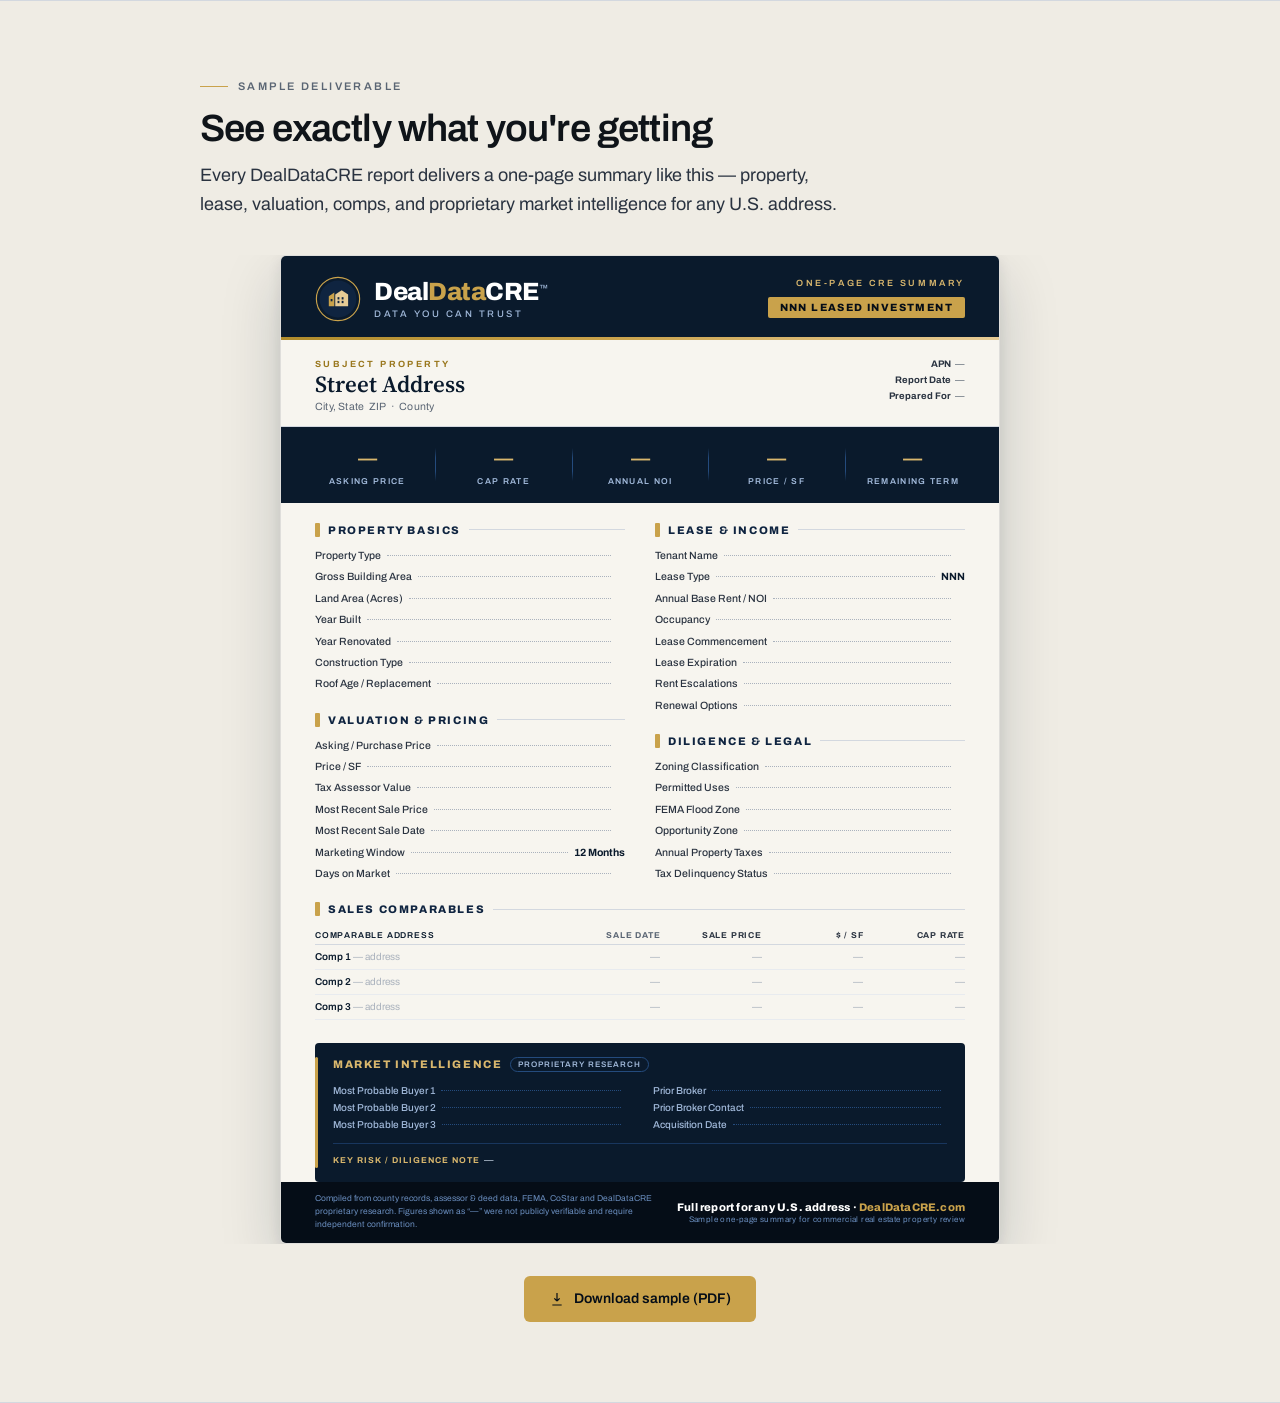
<file: sample-report-embed.html>
<!doctype html>
<html lang="en">
<head>
<meta charset="utf-8" />
<meta name="viewport" content="width=device-width, initial-scale=1" />
<title>DealDataCRE — Sample Report Embed (namespaced block)</title>
</head>
<body style="margin:0;background:#f7f5ef;">

<!-- =====================================================================
     PASTE-ME BLOCK
     Everything between the BEGIN / END markers is fully self-contained and
     namespaced under .ddcre-sample — no global selectors, no page resets,
     scoped CSS variables. Drop it into any page. Put the <link> below in the
     host page's <head> if you can; leaving it here also works.
     ===================================================================== -->

<!-- BEGIN ddcre-sample block ------------------------------------------------>
<link href="https://fonts.googleapis.com/css2?family=Archivo:wght@400;500;600;700;800&family=Source+Serif+4:opsz,wght@8..60,400;8..60,600&display=swap" rel="stylesheet" />

<style>
/* ---- root: scoped tokens (NOT :root) ---- */
.ddcre-sample{
  --navy-950:#050d17; --navy-900:#0a1a2c; --navy-800:#0f2440; --navy-700:#18365e;
  --navy-600:#244b7d; --navy-400:#6b8fc0; --navy-300:#a3bbdc; --navy-200:#d2dfee; --navy-100:#ebf1f8;
  --gold-700:#9a781f; --gold-600:#b08c2c; --gold-500:#c9a24b; --gold-400:#d9b76d; --gold-300:#e6cb95; --gold-100:#faf1de;
  --ink-900:#0f1419; --ink-700:#2a3340; --ink-500:#5a6573; --ink-400:#7a8492; --ink-300:#aab2bd; --ink-200:#d3d8df; --ink-100:#e8ebef;
  --paper-50:#f7f5ef; --paper-0:#ffffff; --bg-sunken:#efece4;
  /* inherits the host site's sans if present, else falls back to Archivo */
  --ddc-sans: var(--font-sans, 'Archivo', system-ui, -apple-system, 'Segoe UI', sans-serif);

  background:#efece4;
  border-top:1px solid #d3d8df;
  border-bottom:1px solid #d3d8df;
  padding:72px 24px 80px;
  font-family:var(--ddc-sans);
  color:var(--ink-900);
}
.ddcre-sample *{ box-sizing:border-box; }
.ddcre-sample__inner{ max-width:880px; margin:0 auto; }
.ddcre-sample__eyebrow{
  display:inline-flex; align-items:center; gap:10px;
  font:600 11px/1 var(--ddc-sans); letter-spacing:.22em; text-transform:uppercase;
  color:var(--ink-500); margin:0;
}
.ddcre-sample__eyebrow::before{ content:""; width:28px; height:1px; background:var(--gold-500); display:block; }
.ddcre-sample__h2{
  font:600 38px/1.08 var(--ddc-sans); letter-spacing:-0.022em; color:var(--ink-900);
  margin:16px 0 12px;
}
.ddcre-sample__lede{
  font:400 18px/1.6 var(--ddc-sans); color:var(--ink-700); max-width:640px; margin:0 0 36px;
  text-wrap:pretty;
}
.ddcre-sample__actions{ display:flex; justify-content:center; margin-top:32px; }
.ddcre-sample__dl{
  display:inline-flex; align-items:center; gap:9px;
  font:600 14px/1 var(--ddc-sans);
  background:var(--gold-500); color:var(--navy-950);
  border:1px solid transparent; border-radius:6px;
  padding:14px 24px; text-decoration:none; cursor:pointer;
  transition:background .18s ease, box-shadow .18s ease;
}
.ddcre-sample__dl:hover{ background:var(--gold-400); }
.ddcre-sample__dl:focus-visible{ outline:none; box-shadow:0 0 0 3px rgba(201,162,75,.4); }
.ddcre-sample__dl svg{ width:16px; height:16px; }

/* ---- the document ---- */
.ddcre-sample .ddc-fit{ width:100%; overflow:hidden; }
.ddcre-sample .ddc-page{
  width:720px; margin:0 auto;
  background:var(--paper-50); color:var(--ink-900);
  font-family:'Archivo', system-ui, -apple-system, 'Segoe UI', sans-serif;
  display:flex; flex-direction:column; position:relative; overflow:hidden;
  border:1px solid rgba(10,26,44,.10); border-radius:6px;
  box-shadow:0 22px 60px rgba(10,26,44,.18), 0 4px 14px rgba(10,26,44,.08);
  -webkit-font-smoothing:antialiased;
}

/* header */
.ddcre-sample .ddc-header{ background:var(--navy-900); color:var(--paper-0); padding:20px 34px 18px; display:flex; justify-content:space-between; align-items:flex-start; position:relative; }
.ddcre-sample .ddc-header::after{ content:""; position:absolute; left:0; right:0; bottom:0; height:3px; background:linear-gradient(90deg,var(--gold-600) 0%,var(--gold-500) 45%,var(--gold-300) 100%); }
.ddcre-sample .ddc-brand{ display:flex; align-items:center; gap:13px; }
.ddcre-sample .ddc-emblem{ width:46px; height:46px; flex:none; }
.ddcre-sample .ddc-wordmark{ font-size:25px; font-weight:800; letter-spacing:-.5px; line-height:1; }
.ddcre-sample .ddc-wordmark .ddc-data{ color:var(--gold-500); }
.ddcre-sample .ddc-wordmark .ddc-tm{ font-size:9px; font-weight:600; vertical-align:super; color:var(--navy-300); }
.ddcre-sample .ddc-tagline{ font-size:9.5px; letter-spacing:2.5px; text-transform:uppercase; color:var(--navy-300); margin-top:5px; font-weight:500; }
.ddcre-sample .ddc-header-right{ text-align:right; padding-top:2px; }
.ddcre-sample .ddc-eyebrow{ font-size:9px; letter-spacing:2.6px; text-transform:uppercase; color:var(--gold-400); font-weight:600; }
.ddcre-sample .ddc-badge{ display:inline-block; margin-top:9px; background:var(--gold-500); color:var(--navy-950); font-size:10.5px; font-weight:800; letter-spacing:1.4px; text-transform:uppercase; padding:5px 12px; border-radius:2px; }

/* address */
.ddcre-sample .ddc-address-bar{ padding:16px 34px 14px; border-bottom:1px solid var(--ink-200); display:flex; justify-content:space-between; align-items:baseline; }
.ddcre-sample .ddc-addr-label{ font-size:9px; letter-spacing:2.4px; text-transform:uppercase; color:var(--gold-700); font-weight:700; }
.ddcre-sample .ddc-addr-main{ font-family:'Source Serif 4',Georgia,'Times New Roman',serif; font-size:23px; font-weight:600; color:var(--navy-900); line-height:1.1; margin-top:3px; white-space:nowrap; }
.ddcre-sample .ddc-addr-sub{ font-size:10.5px; color:var(--ink-500); margin-top:4px; letter-spacing:.2px; }
.ddcre-sample .ddc-addr-meta{ text-align:right; font-size:9.5px; color:var(--ink-500); line-height:1.7; }
.ddcre-sample .ddc-addr-meta b{ color:var(--ink-700); font-weight:700; }

/* metrics */
.ddcre-sample .ddc-metrics{ background:var(--navy-900); display:flex; padding:15px 18px; }
.ddcre-sample .ddc-metric{ flex:1; text-align:center; padding:2px 10px; position:relative; }
.ddcre-sample .ddc-metric + .ddc-metric::before{ content:""; position:absolute; left:0; top:14%; height:72%; width:1px; background:linear-gradient(180deg,transparent,var(--navy-600) 30%,var(--navy-600) 70%,transparent); }
.ddcre-sample .ddc-metric .ddc-val{ font-family:'Source Serif 4',Georgia,serif; font-size:26px; font-weight:600; color:var(--gold-400); line-height:1; }
.ddcre-sample .ddc-metric .ddc-lbl{ font-size:8.5px; letter-spacing:1.3px; text-transform:uppercase; color:var(--navy-300); margin-top:7px; font-weight:600; }

/* body */
.ddcre-sample .ddc-body{ flex:1; padding:20px 34px 0; display:flex; flex-direction:column; }
.ddcre-sample .ddc-cols{ display:flex; gap:30px; }
.ddcre-sample .ddc-col{ flex:1; min-width:0; }
.ddcre-sample .ddc-section{ margin-bottom:18px; }
.ddcre-sample .ddc-sec-head{ display:flex; align-items:center; gap:8px; margin-bottom:8px; }
.ddcre-sample .ddc-sec-mark{ width:5px; height:14px; background:var(--gold-500); flex:none; border-radius:1px; }
.ddcre-sample .ddc-sec-title{ font-size:11px; font-weight:800; letter-spacing:1.6px; text-transform:uppercase; color:var(--navy-800); }
.ddcre-sample .ddc-sec-rule{ flex:1; height:1px; background:var(--ink-200); }
.ddcre-sample .ddc-row{ display:flex; align-items:baseline; font-size:10.5px; padding:5.2px 0; }
.ddcre-sample .ddc-row .ddc-k{ color:var(--ink-700); font-weight:500; white-space:nowrap; }
.ddcre-sample .ddc-row .ddc-lead{ flex:1; border-bottom:1px dotted var(--ink-300); margin:0 6px; transform:translateY(-3px); }
.ddcre-sample .ddc-row .ddc-v{ color:var(--navy-900); font-weight:700; white-space:nowrap; min-width:8px; text-align:right; }

/* comps */
.ddcre-sample .ddc-comps{ margin-top:2px; }
.ddcre-sample .ddc-comp-row{ display:flex; font-size:10px; padding:6.5px 0; border-bottom:1px solid var(--ink-100); }
.ddcre-sample .ddc-comp-row.ddc-head{ font-size:8.5px; letter-spacing:.8px; text-transform:uppercase; color:var(--ink-400); font-weight:700; border-bottom:1.5px solid var(--ink-200); padding-bottom:4px; }
.ddcre-sample .ddc-comp-row .ddc-c-addr{ flex:2.4; color:var(--navy-900); font-weight:600; }
.ddcre-sample .ddc-comp-row .ddc-c-date{ flex:1; text-align:right; color:var(--ink-500); }
.ddcre-sample .ddc-comp-row .ddc-c-px{ flex:1; text-align:right; color:var(--ink-700); }
.ddcre-sample .ddc-comp-row .ddc-c-psf{ flex:1; text-align:right; color:var(--ink-700); }
.ddcre-sample .ddc-comp-row .ddc-c-cap{ flex:1; text-align:right; color:var(--ink-700); }
.ddcre-sample .ddc-comp-row .ddc-muted{ color:var(--ink-300); font-weight:400; }

/* market intelligence */
.ddcre-sample .ddc-intel{ background:var(--navy-900); border-radius:4px; padding:14px 18px 15px; margin-top:5px; position:relative; }
.ddcre-sample .ddc-intel::before{ content:""; position:absolute; left:0; top:14px; bottom:14px; width:3px; background:var(--gold-500); border-radius:2px; }
.ddcre-sample .ddc-intel-head{ display:flex; align-items:center; gap:8px; margin-bottom:10px; }
.ddcre-sample .ddc-intel-title{ font-size:11px; font-weight:800; letter-spacing:1.6px; text-transform:uppercase; color:var(--gold-400); }
.ddcre-sample .ddc-intel-tag{ font-size:8px; letter-spacing:1px; text-transform:uppercase; color:var(--navy-300); border:1px solid var(--navy-600); padding:2px 7px; border-radius:10px; font-weight:600; }
.ddcre-sample .ddc-intel-cols{ display:flex; gap:26px; }
.ddcre-sample .ddc-intel-col{ flex:1; min-width:0; }
.ddcre-sample .ddc-intel-row{ display:flex; align-items:baseline; font-size:10px; padding:3px 0; }
.ddcre-sample .ddc-intel-row .ddc-k{ color:var(--navy-300); font-weight:500; white-space:nowrap; }
.ddcre-sample .ddc-intel-row .ddc-lead{ flex:1; border-bottom:1px dotted var(--navy-600); margin:0 6px; transform:translateY(-3px); }
.ddcre-sample .ddc-intel-row .ddc-v{ color:var(--paper-0); font-weight:700; }
.ddcre-sample .ddc-risk{ margin-top:10px; padding-top:9px; border-top:1px solid var(--navy-700); font-size:9.5px; color:var(--navy-200); line-height:1.5; }
.ddcre-sample .ddc-risk b{ color:var(--gold-400); text-transform:uppercase; letter-spacing:1px; font-size:8.5px; font-weight:700; }

/* footer */
.ddcre-sample .ddc-footer{ margin-top:auto; background:var(--navy-950); color:var(--navy-300); padding:11px 34px; display:flex; justify-content:space-between; align-items:center; }
.ddcre-sample .ddc-foot-left{ font-size:8.5px; line-height:1.5; max-width:54%; }
.ddcre-sample .ddc-foot-left .ddc-src{ color:var(--navy-400); }
.ddcre-sample .ddc-foot-cta{ text-align:right; }
.ddcre-sample .ddc-foot-cta .ddc-go{ font-size:11px; font-weight:800; color:var(--paper-0); letter-spacing:.2px; }
.ddcre-sample .ddc-foot-cta .ddc-go span{ color:var(--gold-500); }
.ddcre-sample .ddc-foot-cta .ddc-sub{ font-size:8px; color:var(--navy-400); margin-top:2px; letter-spacing:.4px; }

@media (max-width:680px){
  .ddcre-sample{ padding:48px 16px 56px; }
  .ddcre-sample__h2{ font-size:28px; }
  .ddcre-sample__lede{ font-size:16px; }
}
</style>

<section class="ddcre-sample" aria-labelledby="ddcre-sample-h">
  <div class="ddcre-sample__inner">
    <p class="ddcre-sample__eyebrow">Sample deliverable</p>
    <h2 class="ddcre-sample__h2" id="ddcre-sample-h">See exactly what you're getting</h2>
    <p class="ddcre-sample__lede">Every DealDataCRE report delivers a one-page summary like this — property, lease, valuation, comps, and proprietary market intelligence for any U.S. address.</p>

    <div class="ddc-fit">
      <!-- LIVE, selectable document -->
      <div class="ddc-page" role="img" aria-label="Sample DealDataCRE one-page NNN leased commercial property summary showing property, lease, valuation, comparable sales, and market intelligence sections.">

        <!-- HEADER -->
        <div class="ddc-header">
          <div class="ddc-brand">
            <svg class="ddc-emblem" viewBox="0 0 100 100" fill="none" xmlns="http://www.w3.org/2000/svg">
              <circle cx="50" cy="50" r="47" stroke="#c9a24b" stroke-width="2.5"/>
              <circle cx="50" cy="50" r="40" fill="#0f2440"/>
              <path d="M30 66 V44 L42 36 V66 Z" fill="#c9a24b"/>
              <path d="M44 66 V40 L58 31 L72 40 V66 Z" fill="#e6cb95"/>
              <rect x="49" y="46" width="4" height="5" fill="#0f2440"/>
              <rect x="58" y="46" width="4" height="5" fill="#0f2440"/>
              <rect x="49" y="54" width="4" height="5" fill="#0f2440"/>
              <rect x="58" y="54" width="4" height="5" fill="#0f2440"/>
              <rect x="34" y="50" width="4" height="5" fill="#0f2440"/>
            </svg>
            <div>
              <div class="ddc-wordmark">Deal<span class="ddc-data">Data</span>CRE<span class="ddc-tm">™</span></div>
              <div class="ddc-tagline">Data You Can Trust</div>
            </div>
          </div>
          <div class="ddc-header-right">
            <div class="ddc-eyebrow">One-Page CRE Summary</div>
            <div class="ddc-badge">NNN Leased Investment</div>
          </div>
        </div>

        <!-- ADDRESS -->
        <div class="ddc-address-bar">
          <div>
            <div class="ddc-addr-label">Subject Property</div>
            <div class="ddc-addr-main">Street Address</div>
            <div class="ddc-addr-sub">City, State&nbsp;&nbsp;ZIP&nbsp;&nbsp;·&nbsp;&nbsp;County</div>
          </div>
          <div class="ddc-addr-meta">
            <div><b>APN</b> &nbsp;—</div>
            <div><b>Report Date</b> &nbsp;—</div>
            <div><b>Prepared For</b> &nbsp;—</div>
          </div>
        </div>

        <!-- HERO METRICS -->
        <div class="ddc-metrics">
          <div class="ddc-metric"><div class="ddc-val">—</div><div class="ddc-lbl">Asking Price</div></div>
          <div class="ddc-metric"><div class="ddc-val">—</div><div class="ddc-lbl">Cap Rate</div></div>
          <div class="ddc-metric"><div class="ddc-val">—</div><div class="ddc-lbl">Annual NOI</div></div>
          <div class="ddc-metric"><div class="ddc-val">—</div><div class="ddc-lbl">Price / SF</div></div>
          <div class="ddc-metric"><div class="ddc-val">—</div><div class="ddc-lbl">Remaining Term</div></div>
        </div>

        <!-- BODY -->
        <div class="ddc-body">
          <div class="ddc-cols">

            <!-- LEFT COLUMN -->
            <div class="ddc-col">
              <div class="ddc-section">
                <div class="ddc-sec-head"><span class="ddc-sec-mark"></span><span class="ddc-sec-title">Property Basics</span><span class="ddc-sec-rule"></span></div>
                <div class="ddc-row"><span class="ddc-k">Property Type</span><span class="ddc-lead"></span><span class="ddc-v"></span></div>
                <div class="ddc-row"><span class="ddc-k">Gross Building Area</span><span class="ddc-lead"></span><span class="ddc-v"></span></div>
                <div class="ddc-row"><span class="ddc-k">Land Area (Acres)</span><span class="ddc-lead"></span><span class="ddc-v"></span></div>
                <div class="ddc-row"><span class="ddc-k">Year Built</span><span class="ddc-lead"></span><span class="ddc-v"></span></div>
                <div class="ddc-row"><span class="ddc-k">Year Renovated</span><span class="ddc-lead"></span><span class="ddc-v"></span></div>
                <div class="ddc-row"><span class="ddc-k">Construction Type</span><span class="ddc-lead"></span><span class="ddc-v"></span></div>
                <div class="ddc-row"><span class="ddc-k">Roof Age / Replacement</span><span class="ddc-lead"></span><span class="ddc-v"></span></div>
              </div>

              <div class="ddc-section">
                <div class="ddc-sec-head"><span class="ddc-sec-mark"></span><span class="ddc-sec-title">Valuation &amp; Pricing</span><span class="ddc-sec-rule"></span></div>
                <div class="ddc-row"><span class="ddc-k">Asking / Purchase Price</span><span class="ddc-lead"></span><span class="ddc-v"></span></div>
                <div class="ddc-row"><span class="ddc-k">Price / SF</span><span class="ddc-lead"></span><span class="ddc-v"></span></div>
                <div class="ddc-row"><span class="ddc-k">Tax Assessor Value</span><span class="ddc-lead"></span><span class="ddc-v"></span></div>
                <div class="ddc-row"><span class="ddc-k">Most Recent Sale Price</span><span class="ddc-lead"></span><span class="ddc-v"></span></div>
                <div class="ddc-row"><span class="ddc-k">Most Recent Sale Date</span><span class="ddc-lead"></span><span class="ddc-v"></span></div>
                <div class="ddc-row"><span class="ddc-k">Marketing Window</span><span class="ddc-lead"></span><span class="ddc-v">12 Months</span></div>
                <div class="ddc-row"><span class="ddc-k">Days on Market</span><span class="ddc-lead"></span><span class="ddc-v"></span></div>
              </div>
            </div>

            <!-- RIGHT COLUMN -->
            <div class="ddc-col">
              <div class="ddc-section">
                <div class="ddc-sec-head"><span class="ddc-sec-mark"></span><span class="ddc-sec-title">Lease &amp; Income</span><span class="ddc-sec-rule"></span></div>
                <div class="ddc-row"><span class="ddc-k">Tenant Name</span><span class="ddc-lead"></span><span class="ddc-v"></span></div>
                <div class="ddc-row"><span class="ddc-k">Lease Type</span><span class="ddc-lead"></span><span class="ddc-v">NNN</span></div>
                <div class="ddc-row"><span class="ddc-k">Annual Base Rent / NOI</span><span class="ddc-lead"></span><span class="ddc-v"></span></div>
                <div class="ddc-row"><span class="ddc-k">Occupancy</span><span class="ddc-lead"></span><span class="ddc-v"></span></div>
                <div class="ddc-row"><span class="ddc-k">Lease Commencement</span><span class="ddc-lead"></span><span class="ddc-v"></span></div>
                <div class="ddc-row"><span class="ddc-k">Lease Expiration</span><span class="ddc-lead"></span><span class="ddc-v"></span></div>
                <div class="ddc-row"><span class="ddc-k">Rent Escalations</span><span class="ddc-lead"></span><span class="ddc-v"></span></div>
                <div class="ddc-row"><span class="ddc-k">Renewal Options</span><span class="ddc-lead"></span><span class="ddc-v"></span></div>
              </div>

              <div class="ddc-section">
                <div class="ddc-sec-head"><span class="ddc-sec-mark"></span><span class="ddc-sec-title">Diligence &amp; Legal</span><span class="ddc-sec-rule"></span></div>
                <div class="ddc-row"><span class="ddc-k">Zoning Classification</span><span class="ddc-lead"></span><span class="ddc-v"></span></div>
                <div class="ddc-row"><span class="ddc-k">Permitted Uses</span><span class="ddc-lead"></span><span class="ddc-v"></span></div>
                <div class="ddc-row"><span class="ddc-k">FEMA Flood Zone</span><span class="ddc-lead"></span><span class="ddc-v"></span></div>
                <div class="ddc-row"><span class="ddc-k">Opportunity Zone</span><span class="ddc-lead"></span><span class="ddc-v"></span></div>
                <div class="ddc-row"><span class="ddc-k">Annual Property Taxes</span><span class="ddc-lead"></span><span class="ddc-v"></span></div>
                <div class="ddc-row"><span class="ddc-k">Tax Delinquency Status</span><span class="ddc-lead"></span><span class="ddc-v"></span></div>
              </div>
            </div>
          </div>

          <!-- COMPS -->
          <div class="ddc-section">
            <div class="ddc-sec-head"><span class="ddc-sec-mark"></span><span class="ddc-sec-title">Sales Comparables</span><span class="ddc-sec-rule"></span></div>
            <div class="ddc-comps">
              <div class="ddc-comp-row ddc-head"><span class="ddc-c-addr">Comparable Address</span><span class="ddc-c-date">Sale Date</span><span class="ddc-c-px">Sale Price</span><span class="ddc-c-psf">$ / SF</span><span class="ddc-c-cap">Cap Rate</span></div>
              <div class="ddc-comp-row"><span class="ddc-c-addr">Comp 1 <span class="ddc-muted">— address</span></span><span class="ddc-c-date ddc-muted">—</span><span class="ddc-c-px ddc-muted">—</span><span class="ddc-c-psf ddc-muted">—</span><span class="ddc-c-cap ddc-muted">—</span></div>
              <div class="ddc-comp-row"><span class="ddc-c-addr">Comp 2 <span class="ddc-muted">— address</span></span><span class="ddc-c-date ddc-muted">—</span><span class="ddc-c-px ddc-muted">—</span><span class="ddc-c-psf ddc-muted">—</span><span class="ddc-c-cap ddc-muted">—</span></div>
              <div class="ddc-comp-row"><span class="ddc-c-addr">Comp 3 <span class="ddc-muted">— address</span></span><span class="ddc-c-date ddc-muted">—</span><span class="ddc-c-px ddc-muted">—</span><span class="ddc-c-psf ddc-muted">—</span><span class="ddc-c-cap ddc-muted">—</span></div>
            </div>
          </div>

          <!-- MARKET INTELLIGENCE -->
          <div class="ddc-intel">
            <div class="ddc-intel-head"><span class="ddc-intel-title">Market Intelligence</span><span class="ddc-intel-tag">Proprietary Research</span></div>
            <div class="ddc-intel-cols">
              <div class="ddc-intel-col">
                <div class="ddc-intel-row"><span class="ddc-k">Most Probable Buyer 1</span><span class="ddc-lead"></span><span class="ddc-v"></span></div>
                <div class="ddc-intel-row"><span class="ddc-k">Most Probable Buyer 2</span><span class="ddc-lead"></span><span class="ddc-v"></span></div>
                <div class="ddc-intel-row"><span class="ddc-k">Most Probable Buyer 3</span><span class="ddc-lead"></span><span class="ddc-v"></span></div>
              </div>
              <div class="ddc-intel-col">
                <div class="ddc-intel-row"><span class="ddc-k">Prior Broker</span><span class="ddc-lead"></span><span class="ddc-v"></span></div>
                <div class="ddc-intel-row"><span class="ddc-k">Prior Broker Contact</span><span class="ddc-lead"></span><span class="ddc-v"></span></div>
                <div class="ddc-intel-row"><span class="ddc-k">Acquisition Date</span><span class="ddc-lead"></span><span class="ddc-v"></span></div>
              </div>
            </div>
            <div class="ddc-risk"><b>Key Risk / Diligence Note</b>&nbsp;&nbsp;—</div>
          </div>
        </div>

        <!-- FOOTER -->
        <div class="ddc-footer">
          <div class="ddc-foot-left">
            <div class="ddc-src">Compiled from county records, assessor &amp; deed data, FEMA, CoStar and DealDataCRE proprietary research. Figures shown as &ldquo;—&rdquo; were not publicly verifiable and require independent confirmation.</div>
          </div>
          <div class="ddc-foot-cta">
            <div class="ddc-go">Full report for any U.S. address &middot; <span>DealDataCRE.com</span></div>
            <div class="ddc-sub">Sample one-page summary for commercial real estate property review</div>
          </div>
        </div>

      </div>
    </div>

    <!-- PNG fallback for no-JS contexts (e.g. email clients) -->
    <noscript>
      <img src="assets/nnn-sample.png" style="display:block;width:100%;max-width:720px;margin:0 auto;border:1px solid #d3d8df;border-radius:6px;"
           alt="Sample DealDataCRE one-page NNN leased commercial property summary showing property, lease, valuation, comparable sales, and market intelligence sections." />
    </noscript>

    <div class="ddcre-sample__actions">
      <a class="ddcre-sample__dl" href="assets/nnn-sample.pdf" download>
        <svg viewBox="0 0 24 24" fill="none" stroke="currentColor" stroke-width="1.8" aria-hidden="true"><path d="M12 3v12m0 0l-4-4m4 4l4-4M5 21h14"/></svg>
        Download sample (PDF)
      </a>
    </div>
  </div>
</section>

<script>
/* Proportional scaler — fits the 720px document into any narrower container
   without reflowing the fields or overflowing horizontally. Scoped to the block. */
(function(){
  var DESIGN = 720;
  function fitAll(){
    var fits = document.querySelectorAll('.ddcre-sample .ddc-fit');
    for (var i=0;i<fits.length;i++){
      var fit = fits[i];
      var page = fit.querySelector('.ddc-page');
      if(!page) continue;
      var avail = fit.clientWidth;
      var scale = Math.min(1, avail / DESIGN);
      if(scale < 1){
        page.style.transformOrigin = 'top left';
        page.style.transform = 'scale(' + scale + ')';
        page.style.margin = '0';
        fit.style.height = (page.offsetHeight * scale) + 'px';
      } else {
        page.style.transform = 'none';
        page.style.margin = '0 auto';
        fit.style.height = '';
      }
    }
  }
  if(document.readyState === 'loading') document.addEventListener('DOMContentLoaded', fitAll);
  else fitAll();
  window.addEventListener('resize', fitAll);
  window.addEventListener('load', fitAll);
  if(document.fonts && document.fonts.ready) document.fonts.ready.then(fitAll);
})();
</script>
<!-- END ddcre-sample block -------------------------------------------------->

</body>
</html>
</file>
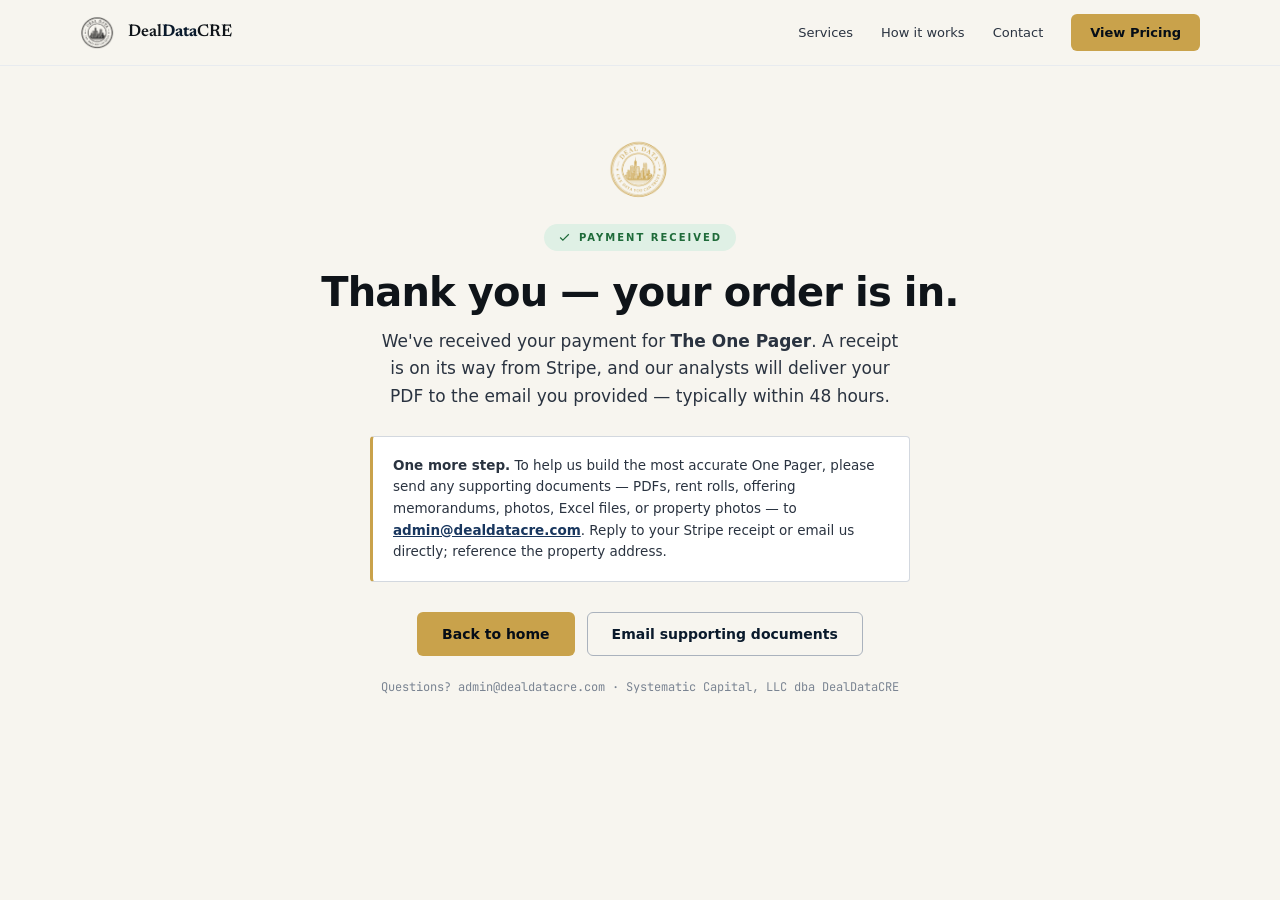
<file: success.html>
<!doctype html>
<html lang="en">
<head>
  <meta charset="utf-8" />
  <meta name="viewport" content="width=device-width, initial-scale=1" />
  <title>Order received — DealDataCRE</title>
  <meta name="robots" content="noindex" />
  <link rel="stylesheet" href="styles.css" />
</head>
<body>

  <header class="nav" data-screen-label="Nav">
    <div class="container nav__inner">
      <a class="nav__brand" href="index.html" aria-label="DealDataCRE — home">
        <img class="nav__seal" src="assets/logo-seal-transparent.png" alt="" />
        <div class="nav__wm">Deal<b>Data</b>CRE</div>
      </a>
      <nav class="nav__menu" aria-label="Primary">
        <a class="nav__link" href="index.html#services">Services</a>
        <a class="nav__link" href="index.html#how">How it works</a>
        <a class="nav__link" href="index.html#contact">Contact</a>
        <a class="btn btn--primary" href="index.html#services">View Pricing</a>
      </nav>
    </div>
  </header>

  <main class="result" data-screen-label="Success">
    <div class="container">
      <div class="result__card">
        <img class="result__seal" src="assets/logo-seal-gold.png" alt="" />
        <span class="result__badge result__badge--ok">
          <svg viewBox="0 0 24 24" width="13" height="13" fill="none" stroke="currentColor" stroke-width="2.2" aria-hidden="true"><path d="M20 6L9 17l-5-5"/></svg>
          Payment received
        </span>
        <h1>Thank you — your order is in.</h1>
        <p>We've received your payment for <strong>The One Pager</strong>. A receipt is on its way from Stripe, and our analysts will deliver your PDF to the email you provided — typically within 48 hours.</p>

        <div class="result__note">
          <p><strong>One more step.</strong> To help us build the most accurate One Pager, please send any supporting documents — PDFs, rent rolls, offering memorandums, photos, Excel files, or property photos — to <a href="mailto:admin@dealdatacre.com">admin@dealdatacre.com</a>. Reply to your Stripe receipt or email us directly; reference the property address.</p>
        </div>

        <div class="result__actions">
          <a class="btn btn--primary btn--lg" href="index.html">Back to home</a>
          <a class="btn btn--ghost btn--lg" href="mailto:admin@dealdatacre.com">Email supporting documents</a>
        </div>
        <p style="margin-top:22px;font:400 12px/1.5 var(--font-mono);color:var(--ink-400);">Questions? admin@dealdatacre.com · Systematic Capital, LLC dba DealDataCRE</p>
      </div>
    </div>
  </main>

</body>
</html>
</file>
<file: styles.css>
/* DealDataCRE — Homepage styles
   Tokens via colors_and_type.css.
*/
@import url("assets/colors_and_type.css");

/* ---------- Reset ---------- */
*, *::before, *::after { box-sizing: border-box; }
html, body { margin: 0; padding: 0; }
html { scroll-behavior: smooth; }
body {
  font-family: var(--font-sans);
  color: var(--ink-900);
  background: var(--paper-50);
  -webkit-font-smoothing: antialiased;
  text-rendering: optimizeLegibility;
  font-size: 16px;
  line-height: 1.5;
}
img { display: block; max-width: 100%; }
a { color: inherit; }
button { font-family: inherit; }

/* ---------- Layout ---------- */
.container {
  max-width: 1120px;
  margin: 0 auto;
  padding: 0 32px;
}
.container--narrow { max-width: 880px; }

/* ---------- Eyebrows / rules ---------- */
.eyebrow {
  display: inline-flex; align-items: center; gap: 10px;
  font: 600 11px/1 var(--font-sans);
  letter-spacing: .22em; text-transform: uppercase;
  color: var(--ink-500);
  margin: 0;
}
.eyebrow .rule { width: 28px; height: 1px; background: var(--gold-500); }
.section--dark .eyebrow { color: var(--gold-400); }

.gold-rule { width: 48px; height: 2px; background: var(--gold-500); margin: 14px 0 18px; border: 0; }

.section-num {
  font: 500 11px/1 var(--font-mono);
  color: var(--gold-700);
  letter-spacing: .08em;
  display: block;
  margin-bottom: 8px;
}
.section--dark .section-num { color: var(--gold-400); }

/* ---------- Buttons ---------- */
.btn {
  display: inline-flex; align-items: center; justify-content: center; gap: 8px;
  font: 600 13px/1 var(--font-sans);
  border-radius: 6px; cursor: pointer; border: 1px solid transparent;
  padding: 11px 18px;
  text-decoration: none;
  transition: background 180ms var(--ease-out), color 180ms, box-shadow 180ms, border-color 180ms;
  white-space: nowrap;
}
.btn--primary { background: var(--gold-500); color: var(--navy-950); }
.btn--primary:hover { background: var(--gold-600); }
.btn--primary:focus-visible { outline: none; box-shadow: var(--shadow-gold-glow); }
.btn--secondary { background: var(--navy-900); color: #f3f6fb; }
.btn--secondary:hover { background: var(--navy-800); }
.btn--ghost {
  background: transparent; color: var(--navy-900);
  border-color: var(--ink-300);
}
.btn--ghost:hover { background: var(--ink-100); }
.btn--ghost-light {
  background: transparent; color: #eef2f8;
  border-color: rgba(255,255,255,0.2);
}
.btn--ghost-light:hover { background: rgba(255,255,255,0.06); border-color: rgba(255,255,255,0.4); }
.btn--lg { padding: 14px 24px; font-size: 14px; }
.btn .arrow { transition: transform 180ms var(--ease-out); }
.btn:hover .arrow { transform: translateX(2px); }
.btn__meta {
  font: 400 12px/1 var(--font-sans);
  color: var(--ink-500);
  margin-left: -2px;
}
.btn__meta--light { color: rgba(255,255,255,0.55); }
.btn--ghost:hover .btn__meta { color: var(--ink-700); }
.btn--ghost-light:hover .btn__meta--light { color: rgba(255,255,255,0.75); }

/* ---------- Nav ---------- */
.nav {
  position: sticky; top: 0; z-index: 50;
  background: rgba(247, 245, 239, 0.86);
  backdrop-filter: blur(10px);
  -webkit-backdrop-filter: blur(10px);
  border-bottom: 1px solid var(--ink-100);
}
.nav__inner {
  display: flex; align-items: center; justify-content: space-between;
  padding: 14px 0;
}
.nav__brand { display: flex; align-items: center; gap: 12px; text-decoration: none; }
.nav__seal { width: 36px; height: 36px; }
.nav__wm {
  font: 600 17px/1 var(--font-serif);
  letter-spacing: -0.005em; color: var(--ink-900);
}
.nav__wm b { color: var(--navy-900); }
.nav__menu { display: flex; align-items: center; gap: 28px; }
.nav__link {
  font: 500 13px/1 var(--font-sans);
  color: var(--ink-700); text-decoration: none;
}
.nav__link:hover { color: var(--ink-900); }

/* ---------- Hero ---------- */
.hero {
  position: relative;
  padding: 104px 0 88px;
  background: var(--paper-50);
  overflow: hidden;
}
.hero__seal-bg {
  position: absolute; right: -160px; top: -40px;
  width: 620px; height: 620px;
  opacity: 0.05;
  pointer-events: none;
}
.hero__inner {
  display: grid; grid-template-columns: 1.35fr 1fr; gap: 72px;
  align-items: center; position: relative;
}
.hero__copy { max-width: 600px; }
.hero h1 {
  margin: 18px 0 18px;
  font: 600 64px/1.03 var(--font-sans);
  letter-spacing: -0.028em;
  color: var(--ink-900);
}
.hero h1 .accent { color: var(--navy-900); }
.hero__lede {
  font: 400 19px/1.55 var(--font-sans);
  color: var(--ink-700);
  max-width: 520px;
  margin: 0 0 32px;
}
.hero__cta { display: flex; gap: 12px; flex-wrap: wrap; }
.hero__trust {
  margin-top: 44px; padding-top: 24px;
  border-top: 1px solid var(--ink-200);
  display: grid; grid-template-columns: repeat(3, 1fr); gap: 24px;
  max-width: 580px;
}
.trust-item { display: flex; flex-direction: column; gap: 6px; }
.trust-item .v {
  font: 600 22px/1 var(--font-sans);
  color: var(--ink-900);
  letter-spacing: -0.01em;
  font-variant-numeric: tabular-nums;
}
.trust-item .l {
  font: 500 10px/1.3 var(--font-sans);
  color: var(--ink-500);
  letter-spacing: .14em;
  text-transform: uppercase;
}

/* ---------- Hero specimen (sample report card) ---------- */
.specimen {
  background: var(--paper-25);
  border: 1px solid var(--ink-200);
  border-radius: 8px;
  padding: 24px;
  box-shadow: var(--shadow-3);
  position: relative;
}
.specimen__head {
  display: flex; align-items: center; justify-content: space-between;
  padding-bottom: 14px; border-bottom: 1px solid var(--ink-100);
  margin-bottom: 14px;
}
.specimen__corner { display: flex; align-items: center; gap: 8px; }
.specimen__corner img { width: 22px; height: 22px; }
.specimen__corner span {
  font: 600 10px/1 var(--font-serif);
  letter-spacing: .22em; text-transform: uppercase;
  color: var(--ink-700);
}
.specimen__id { font: 500 10px/1 var(--font-mono); color: var(--ink-400); }
.specimen__title {
  font: 600 16px/1.2 var(--font-sans);
  color: var(--ink-900);
  margin: 0;
  letter-spacing: -0.005em;
}
.specimen__sub {
  font: 400 12px/1.4 var(--font-sans);
  color: var(--ink-500);
  margin: 4px 0 16px;
}
.specimen__kpis {
  display: grid; grid-template-columns: 1fr 1fr; gap: 8px;
  margin-bottom: 14px;
}
.specimen__kpi {
  padding: 10px 12px;
  background: var(--paper-0);
  border: 1px solid var(--ink-100);
  border-radius: 4px;
}
.specimen__kpi .n {
  font: 500 9px/1 var(--font-sans);
  letter-spacing: .14em; text-transform: uppercase;
  color: var(--ink-500);
  margin-bottom: 6px;
}
.specimen__kpi .v {
  font: 600 18px/1 var(--font-mono);
  color: var(--ink-900);
  font-variant-numeric: tabular-nums;
}
.specimen__kpi .d {
  font: 500 10px/1 var(--font-mono);
  color: var(--pos-700);
  margin-top: 4px;
}
.specimen__kpi .d.neg { color: var(--neg-700); }
.specimen__flags { display: flex; flex-direction: column; gap: 6px; }
.specimen__flag {
  display: flex; gap: 10px; align-items: flex-start;
  padding: 9px 11px;
  background: var(--paper-0);
  border-radius: 4px;
  border: 1px solid var(--ink-100);
}
.specimen__flag .pip {
  width: 8px; height: 8px;
  border-radius: 50%;
  margin-top: 6px;
  flex-shrink: 0;
}
.specimen__flag .pip.warn { background: var(--warn-500); }
.specimen__flag .pip.neg { background: var(--neg-500); }
.specimen__flag .pip.pos { background: var(--pos-500); }
.specimen__flag .t {
  font: 600 11px/1.3 var(--font-sans);
  color: var(--ink-900);
}
.specimen__flag .b {
  font: 400 11px/1.45 var(--font-sans);
  color: var(--ink-500);
  margin-top: 2px;
}

/* ---------- Generic sections ---------- */
.section { padding: 104px 0; }
.section--dark { background: var(--navy-900); color: #eef2f8; }
.section--sunken {
  background: var(--paper-25);
  border-top: 1px solid var(--ink-100);
  border-bottom: 1px solid var(--ink-100);
}
.section__head {
  display: grid; grid-template-columns: 1fr 1.4fr; gap: 64px;
  margin-bottom: 56px;
  align-items: start;
}
.section__head .left h2 {
  margin: 0;
  font: 600 44px/1.08 var(--font-sans);
  letter-spacing: -0.022em;
  color: inherit;
  max-width: 380px;
}
.section--dark .section__head .left h2 { color: #fff; }
.section__head .right .lede {
  font: 400 18px/1.6 var(--font-sans);
  color: var(--ink-700);
  max-width: 560px;
  margin: 0;
}
.section--dark .section__head .right .lede { color: #c6d0e0; }

/* ---------- Problem (dark) ---------- */
.problem-grid {
  display: grid; grid-template-columns: repeat(3, 1fr);
  gap: 24px;
}
.problem-card {
  padding: 30px 28px 32px;
  background: rgba(255,255,255,0.03);
  border: 1px solid rgba(255,255,255,0.08);
  border-radius: 6px;
}
.problem-card__num {
  display: block;
  font: 500 11px/1 var(--font-mono);
  color: var(--gold-400);
  margin-bottom: 16px;
  letter-spacing: .08em;
}
.problem-card h3 {
  margin: 0 0 10px;
  font: 600 19px/1.3 var(--font-sans);
  letter-spacing: -0.005em;
  color: #fff;
}
.problem-card p {
  margin: 0;
  font: 400 14px/1.6 var(--font-sans);
  color: #b3c0d3;
}

/* ---------- Services / Tiers ---------- */
.tiers {
  display: grid; grid-template-columns: 1fr 1fr 1fr; gap: 18px;
  align-items: stretch;
}
.tier {
  background: var(--paper-25);
  border: 1px solid var(--ink-200);
  border-radius: 8px;
  padding: 30px 28px 28px;
  display: flex; flex-direction: column; gap: 11px;
  position: relative;
  transition: transform 180ms var(--ease-out), box-shadow 180ms var(--ease-out);
}
.tier:hover {
  transform: translateY(-2px);
  box-shadow: var(--shadow-3);
}
.tier__name {
  font: 600 13px/1 var(--font-sans);
  letter-spacing: .14em; text-transform: uppercase;
  color: var(--ink-700);
}
.tier__rule { width: 36px; height: 2px; background: var(--gold-500); }
.tier__desc {
  font: 400 15px/1.55 var(--font-sans);
  color: var(--ink-700);
  margin: 0 0 4px;
}

/* ----- Tiered pricing rows inside a tier card ----- */
.tier__pricing {
  display: flex;
  flex-direction: column;
  margin: 4px 0 2px;
}
.tier__pricing-row {
  display: grid;
  grid-template-columns: 72px 1fr;
  column-gap: 14px;
  row-gap: 4px;
  padding: 14px 0;
  border-top: 1px solid var(--ink-200);
  align-items: baseline;
}
.tier__pricing-row:first-child {
  border-top: 0;
  padding-top: 8px;
}
.tier__pricing-row:last-child {
  padding-bottom: 4px;
}
.tier__pricing-row .price {
  grid-row: 1; grid-column: 1;
  font: 600 22px/1 var(--font-sans);
  color: var(--ink-900);
  letter-spacing: -0.018em;
  font-variant-numeric: tabular-nums;
  white-space: nowrap;
}
.tier__pricing-row .price .cur {
  font: 500 12px/1 var(--font-mono);
  color: var(--ink-500);
  margin-right: 1px;
  vertical-align: top;
  position: relative;
  top: 1px;
}
.tier__pricing-row .name {
  grid-row: 1; grid-column: 2;
  font: 600 14px/1.2 var(--font-sans);
  color: var(--ink-900);
  letter-spacing: -0.005em;
}
.tier__pricing-row .desc {
  grid-row: 2; grid-column: 2;
  font: 400 12.5px/1.5 var(--font-sans);
  color: var(--ink-500);
}

.tier--premium .tier__pricing-row { border-top-color: rgba(255,255,255,0.10); }
.tier--premium .tier__pricing-row .price { color: #fff; }
.tier--premium .tier__pricing-row .price .cur { color: var(--gold-400); }
.tier--premium .tier__pricing-row .name { color: #fff; }
.tier--premium .tier__pricing-row .desc { color: rgba(255,255,255,0.55); }

/* "Every tier includes" mini-eyebrow above the bullet list */
.tier__includes {
  font: 600 10px/1 var(--font-sans);
  letter-spacing: .2em;
  text-transform: uppercase;
  color: var(--ink-500);
  margin-top: 2px;
}
.tier--premium .tier__includes { color: rgba(255,255,255,0.5); }

/* Price banner — "pick one" / "all four" choice (premium card) */
.tier__pricebanner {
  display: grid;
  grid-template-columns: 1fr auto 1fr;
  align-items: center;
  gap: 4px;
  margin: 2px 0 0;
  padding: 11px 8px;
  background: rgba(255,255,255,0.04);
  border: 1px solid rgba(255,255,255,0.10);
  border-radius: 6px;
}
.tier__pricebanner-opt {
  display: flex;
  flex-direction: column;
  align-items: center;
  gap: 5px;
  text-align: center;
}
.tier__pricebanner-opt .amt {
  font: 600 27px/1 var(--font-sans);
  color: #fff;
  letter-spacing: -0.022em;
  font-variant-numeric: tabular-nums;
}
.tier__pricebanner-opt .amt .cur {
  font: 500 14px/1 var(--font-mono);
  color: var(--gold-400);
  margin-right: 1px;
  vertical-align: top;
  position: relative;
  top: 2px;
}
.tier__pricebanner-opt .lbl {
  font: 500 10px/1 var(--font-sans);
  letter-spacing: .14em;
  text-transform: uppercase;
  color: rgba(255,255,255,0.55);
}
.tier__pricebanner-div {
  width: 1px;
  align-self: stretch;
  background: rgba(255,255,255,0.12);
  margin: 0 6px;
}

/* Module menu — the four choosable deliverables (premium card) */
.tier__menu {
  list-style: none;
  margin: 4px 0 2px;
  padding: 0;
  display: flex;
  flex-direction: column;
  gap: 1px;
}
.tier__menu li {
  display: grid;
  grid-template-columns: auto 1fr;
  align-items: start;
  gap: 12px;
  padding: 5px 0;
  border-top: 1px solid rgba(255,255,255,0.08);
}
.tier__menu li:first-child { border-top: 0; }
.tier__menu-num {
  font: 500 10px/1.4 var(--font-mono);
  color: var(--gold-400);
  letter-spacing: .04em;
  padding-top: 2px;
}
.tier__menu-txt {
  font: 500 13px/1.45 var(--font-sans);
  color: #eef2f8;
  letter-spacing: -0.003em;
}
.tier__list {
  margin: 0; padding: 0; list-style: none;
  display: flex; flex-direction: column; gap: 10px;
}
.tier__list li {
  font: 400 14px/1.45 var(--font-sans);
  color: var(--ink-700);
  padding-left: 22px;
  position: relative;
}
.tier__list li::before {
  content: "";
  position: absolute; left: 0; top: 7px;
  width: 8px; height: 8px;
  background: var(--gold-500);
  border-radius: 50%;
}
.tier__for {
  font: 500 11px/1.4 var(--font-sans);
  color: var(--ink-500);
  margin-top: 6px;
  padding-top: 12px;
  border-top: 1px dashed var(--ink-200);
}
.tier__cta { margin-top: auto; padding-top: 14px; }
.tier__cta .btn { width: 100%; }

/* In the two lighter cards, split the leftover height into two balanced
   gaps (above the bullet block and above the CTA) so it reads as breathing
   room rather than one dead zone under the button. The premium card is dense
   enough that its CTA stays naturally pinned to the bottom. */
.tier:not(.tier--premium) .tier__includes { margin-top: auto; }

.tier--premium {
  background: var(--navy-900);
  color: #eef2f8;
  border-color: transparent;
  box-shadow: var(--shadow-inset-hairline);
}
.tier--premium:hover { box-shadow: var(--shadow-inset-hairline), var(--shadow-3); }
.tier--premium .tier__name { color: var(--gold-400); }
.tier--premium .tier__desc { color: #c6d0e0; }
.tier--premium .tier__list li { color: #c6d0e0; }
.tier--premium .tier__list { gap: 7px; }
.tier--premium .tier__for { color: rgba(255,255,255,.5); border-top-color: rgba(255,255,255,0.12); }
.tier__ribbon {
  position: absolute; top: -10px; right: 18px;
  background: var(--gold-500);
  color: var(--navy-950);
  font: 600 9px/1 var(--font-sans);
  letter-spacing: .22em; text-transform: uppercase;
  padding: 6px 10px;
  border-radius: 2px;
}

.tiers__disclaimer {
  margin-top: 32px;
  font: 400 12px/1.6 var(--font-sans);
  color: var(--ink-500);
  max-width: 720px;
}

/* ---------- How It Works ---------- */
.steps {
  display: grid; grid-template-columns: repeat(4, 1fr);
  gap: 0;
  position: relative;
}
.step {
  padding: 0 28px;
  border-left: 1px solid var(--ink-200);
}
.step:first-child { padding-left: 0; border-left: 0; }
.step__num {
  display: flex; align-items: center; justify-content: center;
  width: 44px; height: 44px;
  border-radius: 50%;
  border: 1.5px solid var(--gold-500);
  color: var(--gold-700);
  font: 600 14px/1 var(--font-mono);
  margin-bottom: 18px;
}
.step h3 {
  margin: 0 0 8px;
  font: 600 19px/1.25 var(--font-sans);
  letter-spacing: -0.005em;
  color: var(--ink-900);
}
.step p {
  margin: 0;
  font: 400 14px/1.6 var(--font-sans);
  color: var(--ink-700);
}
.step__meta {
  margin-top: 14px;
  font: 500 10px/1.3 var(--font-mono);
  color: var(--ink-400);
  letter-spacing: .04em;
}

/* ---------- Credibility / Social Proof ---------- */
.credibility-head {
  display: grid; grid-template-columns: 1fr 1.4fr; gap: 64px;
  margin-bottom: 56px;
  align-items: end;
}
.credibility-head h2 {
  margin: 0;
  font: 600 44px/1.08 var(--font-sans);
  letter-spacing: -0.022em;
  color: var(--ink-900);
  max-width: 460px;
}

.stats-row {
  display: grid; grid-template-columns: repeat(4, 1fr);
  border: 1px solid var(--ink-200);
  border-radius: 6px;
  background: var(--paper-0);
  margin-bottom: 56px;
}
.stat {
  padding: 28px 28px 26px;
  border-left: 1px solid var(--ink-200);
}
.stat:first-child { border-left: 0; }
.stat__v {
  font: 600 36px/1 var(--font-sans);
  color: var(--navy-900);
  letter-spacing: -0.022em;
  font-variant-numeric: tabular-nums;
  display: flex; align-items: baseline; gap: 4px;
}
.stat__v .unit {
  font: 500 16px/1 var(--font-mono);
  color: var(--ink-500);
  letter-spacing: 0;
}
.stat__l {
  margin-top: 10px;
  font: 500 11px/1.4 var(--font-sans);
  color: var(--ink-500);
  letter-spacing: .14em;
  text-transform: uppercase;
}

/* Hand-built statement — replaces stats strip with a single editorial line */
.handmade-statement {
  margin-bottom: 56px;
  padding: 28px 32px;
  background: var(--paper-0);
  border: 1px solid var(--ink-200);
  border-radius: 6px;
  display: flex; align-items: center; gap: 24px;
}
.handmade-statement__bar {
  width: 4px;
  align-self: stretch;
  background: var(--gold-500);
  flex-shrink: 0;
  border-radius: 2px;
}
.handmade-statement p {
  margin: 0;
  font: 500 22px/1.4 var(--font-sans);
  color: var(--ink-900);
  letter-spacing: -0.014em;
  max-width: 760px;
}

.testimonials {
  display: grid; grid-template-columns: 1fr 1fr;
  gap: 24px;
}
.testimonial {
  background: var(--paper-0);
  border: 1px solid var(--ink-200);
  border-radius: 8px;
  padding: 32px 32px 28px;
  display: flex; flex-direction: column;
}
.testimonial__mark {
  font: 500 64px/0.6 var(--font-serif);
  color: var(--gold-500);
  margin-bottom: 8px;
  height: 24px;
}
.testimonial__quote {
  font: 500 17px/1.55 var(--font-serif);
  color: var(--ink-900);
  margin: 0 0 24px;
  letter-spacing: -0.005em;
}
.testimonial__attr {
  display: flex; align-items: center; gap: 12px;
  margin-top: auto;
  padding-top: 16px;
  border-top: 1px solid var(--ink-100);
}
.testimonial__avatar {
  width: 40px; height: 40px;
  border-radius: 50%;
  background: var(--navy-100);
  color: var(--navy-700);
  display: flex; align-items: center; justify-content: center;
  font: 600 13px/1 var(--font-sans);
  letter-spacing: .04em;
  flex-shrink: 0;
}
.testimonial__who {
  display: flex; flex-direction: column; gap: 2px;
}
.testimonial__name {
  font: 600 13px/1.2 var(--font-sans);
  color: var(--ink-900);
}
.testimonial__role {
  font: 400 12px/1.3 var(--font-sans);
  color: var(--ink-500);
}

/* Sample-on-request line — replaces testimonial cards */
.sample-line {
  text-align: center;
  padding: 16px 24px;
  max-width: 720px;
  margin: 0 auto;
}
.sample-line__rule {
  display: block;
  width: 48px;
  height: 2px;
  background: var(--gold-500);
  margin: 0 auto 28px;
}
.sample-line p {
  margin: 0;
  font: 500 24px/1.4 var(--font-serif);
  color: var(--ink-900);
  letter-spacing: -0.012em;
  text-wrap: pretty;
}

/* methodology callouts under testimonials */
.methodology {
  margin-top: 56px;
  display: grid; grid-template-columns: repeat(3, 1fr);
  gap: 24px;
  padding-top: 40px;
  border-top: 1px solid var(--ink-200);
}
.methodology__item h4 {
  margin: 0 0 8px;
  font: 600 14px/1.3 var(--font-sans);
  color: var(--ink-900);
  letter-spacing: -0.005em;
}
.methodology__item p {
  margin: 0;
  font: 400 13px/1.55 var(--font-sans);
  color: var(--ink-500);
}
.methodology__item .glyph {
  width: 32px; height: 32px;
  margin-bottom: 14px;
  color: var(--gold-700);
}

/* ---------- Final CTA ---------- */
.final {
  background: var(--navy-900);
  color: #fff;
  padding: 96px 0;
  position: relative;
  overflow: hidden;
  border-top: 1px solid var(--gold-700);
}
.final::before {
  content: "";
  position: absolute; top: 0; left: 50%;
  transform: translateX(-50%);
  width: 64px; height: 2px;
  background: var(--gold-500);
}
.final__seal {
  position: absolute; left: 50%; top: 50%;
  transform: translate(-50%, -50%);
  width: 480px; height: 480px;
  opacity: 0.06;
  pointer-events: none;
}
.final__inner {
  position: relative;
  text-align: center;
  max-width: 760px;
  margin: 0 auto;
}
.final h2 {
  margin: 18px 0 16px;
  font: 600 52px/1.06 var(--font-sans);
  color: #fff;
  letter-spacing: -0.025em;
}
.final p {
  margin: 0 0 32px;
  font: 400 18px/1.6 var(--font-sans);
  color: #c6d0e0;
}
.final__row {
  display: flex; gap: 12px; justify-content: center; flex-wrap: wrap;
}
.final__fineprint {
  margin-top: 28px;
  font: 400 12px/1.5 var(--font-mono);
  color: rgba(255,255,255,.4);
  letter-spacing: .02em;
}

/* ---------- Footer ---------- */
.footer {
  background: var(--navy-950);
  color: #b9c4d4;
  padding: 56px 0 32px;
}
.footer__inner {
  display: grid; grid-template-columns: 1.6fr 1fr 1fr 1fr;
  gap: 56px;
}
.footer__brand { display: flex; align-items: center; gap: 12px; margin-bottom: 14px; }
.footer__brand img { width: 32px; height: 32px; }
.footer__brand span {
  font: 600 16px/1 var(--font-serif);
  color: #eef2f8;
}
.footer__brand b { color: var(--gold-400); }
.footer__tag {
  font: 500 10px/1 var(--font-sans);
  letter-spacing: .22em;
  text-transform: uppercase;
  color: rgba(255,255,255,.4);
  margin-bottom: 18px;
}
.footer p.disc {
  font: 400 12px/1.65 var(--font-sans);
  color: rgba(255,255,255,.45);
  max-width: 360px;
  margin: 0;
}
.footer h5 {
  margin: 0 0 16px;
  font: 600 10px/1 var(--font-sans);
  letter-spacing: .2em;
  text-transform: uppercase;
  color: rgba(255,255,255,.55);
}
.footer ul {
  margin: 0; padding: 0; list-style: none;
  display: flex; flex-direction: column; gap: 12px;
}
.footer ul a {
  color: #c6d0e0;
  text-decoration: none;
  font: 400 13px/1 var(--font-sans);
  transition: color 180ms var(--ease-out);
}
.footer ul a:hover { color: var(--gold-400); }
.footer__legal {
  margin-top: 48px;
  padding-top: 24px;
  border-top: 1px solid rgba(255,255,255,0.06);
  display: flex; justify-content: space-between; align-items: center;
  font: 400 11px/1.4 var(--font-mono);
  color: rgba(255,255,255,.4);
}
.footer__legal-links { display: flex; gap: 24px; }
.footer__legal-links a { text-decoration: none; color: rgba(255,255,255,.5); }
.footer__legal-links a:hover { color: var(--gold-400); }

/* ---------- Responsive ---------- */
@media (max-width: 960px) {
  .hero { padding: 72px 0 64px; }
  .hero__inner { grid-template-columns: 1fr; gap: 48px; }
  .hero h1 { font-size: 48px; }
  .section { padding: 72px 0; }
  .section__head, .credibility-head { grid-template-columns: 1fr; gap: 24px; }
  .problem-grid, .tiers, .testimonials, .methodology { grid-template-columns: 1fr; }
  .stats-row { grid-template-columns: 1fr 1fr; }
  .stat:nth-child(3) { border-left: 0; border-top: 1px solid var(--ink-200); }
  .stat:nth-child(4) { border-top: 1px solid var(--ink-200); }
  .steps { grid-template-columns: 1fr 1fr; gap: 32px 0; }
  .step:nth-child(3) { border-left: 0; padding-left: 0; }
  .footer__inner { grid-template-columns: 1fr 1fr; gap: 40px; }
  .nav__menu .nav__link { display: none; }
  .final h2 { font-size: 38px; }
  .credibility-head h2, .section__head .left h2 { font-size: 34px; }
}

/* ============================================================
   ORDER / INTAKE PAGE  (one-pager.html)
   ============================================================ */
.order {
  padding: 56px 0 96px;
  background: var(--paper-50);
  min-height: 70vh;
}
.order__back {
  display: inline-flex; align-items: center; gap: 8px;
  font: 500 12px/1 var(--font-sans);
  color: var(--ink-500);
  text-decoration: none;
  margin-bottom: 28px;
}
.order__back:hover { color: var(--ink-900); }
.order__back .arrow { transition: transform 180ms var(--ease-out); }
.order__back:hover .arrow { transform: translateX(-2px); }

.order__head { margin-bottom: 40px; }
.order__topline {
  display: flex; align-items: center; justify-content: space-between;
  flex-wrap: wrap; gap: 16px 24px;
  margin-bottom: 8px;
}
.order__topline .eyebrow { margin: 0; }
.format-tabs { display: flex; align-items: center; gap: 6px; flex-wrap: wrap; }
.format-tab {
  display: inline-flex; align-items: center;
  font: 600 12.5px/1 var(--font-sans);
  color: var(--navy-900);
  text-decoration: none;
  padding: 10px 16px;
  border-radius: 6px;
  border: 1px solid transparent;
  white-space: nowrap;
  transition: background 180ms var(--ease-out), color 180ms, border-color 180ms;
}
.format-tab:hover { background: var(--ink-100); color: var(--ink-900); }
.format-tab--active,
.format-tab--active:hover {
  background: var(--gold-500);
  color: var(--navy-950);
}
.order__head h1 {
  margin: 14px 0 12px;
  font: 600 44px/1.06 var(--font-sans);
  letter-spacing: -0.024em;
  color: var(--ink-900);
  max-width: 720px;
}
.order__head .lede {
  font: 400 18px/1.6 var(--font-sans);
  color: var(--ink-700);
  margin: 0;
  max-width: 760px;
}
.order__meta {
  display: grid;
  grid-template-columns: minmax(0, 0.95fr) minmax(0, 1.05fr);
  gap: 44px;
  margin-top: 22px; padding-top: 20px;
  border-top: 1px solid var(--ink-200);
}
.order__meta-group { display: flex; flex-wrap: wrap; gap: 28px; }
.order__meta .m { display: flex; flex-direction: column; gap: 5px; }
.order__meta .m .l {
  font: 500 10px/1 var(--font-sans);
  letter-spacing: .14em; text-transform: uppercase;
  color: var(--ink-500);
}
.order__meta .m .v {
  font: 600 18px/1 var(--font-sans);
  color: var(--ink-900);
  font-variant-numeric: tabular-nums;
}

.order__grid {
  display: grid;
  grid-template-columns: minmax(0, 0.95fr) minmax(0, 1.05fr);
  gap: 44px;
  align-items: start;
}

/* ---------- Intake form ---------- */
.intake {
  background: var(--paper-0);
  border: 1px solid var(--ink-200);
  border-radius: 8px;
  padding: 32px;
  box-shadow: var(--shadow-2);
}
.intake__legend {
  font: 600 11px/1 var(--font-sans);
  letter-spacing: .2em; text-transform: uppercase;
  color: var(--ink-500);
  margin: 0 0 20px;
  padding-bottom: 14px;
  border-bottom: 1px solid var(--ink-100);
}
.fields {
  display: grid;
  grid-template-columns: 1fr 1fr;
  gap: 18px;
}
.field { display: flex; flex-direction: column; gap: 7px; min-width: 0; }
.field--full { grid-column: 1 / -1; }
.field > label {
  font: 600 12px/1.2 var(--font-sans);
  color: var(--ink-700);
  letter-spacing: .01em;
}
.field .req { color: var(--gold-700); margin-left: 2px; }
.field .help {
  font: 400 11.5px/1.4 var(--font-sans);
  color: var(--ink-500);
  margin: -2px 0 0;
}
.field input,
.field select,
.field textarea {
  font: 400 14px/1.4 var(--font-sans);
  color: var(--ink-900);
  background: var(--paper-0);
  border: 1px solid var(--ink-200);
  border-radius: 4px;
  padding: 11px 12px;
  width: 100%;
  transition: border-color 160ms var(--ease-out), box-shadow 160ms var(--ease-out);
  -webkit-appearance: none; appearance: none;
}
.field input::placeholder,
.field textarea::placeholder { color: var(--ink-300); }
/* Native date field: ghost the mm/dd/yyyy placeholder to match other examples,
   restore dark text once a date is actually picked (.filled set in order.js). */
.field input[type="date"]::-webkit-datetime-edit { color: var(--ink-300); }
.field input[type="date"].filled::-webkit-datetime-edit { color: var(--ink-900); }
.field textarea { resize: vertical; min-height: 96px; line-height: 1.55; padding-bottom: 28px; }
.field select {
  background-image: url("data:image/svg+xml,%3Csvg xmlns='http://www.w3.org/2000/svg' width='12' height='8' viewBox='0 0 12 8'%3E%3Cpath d='M1 1l5 5 5-5' fill='none' stroke='%235a6573' stroke-width='1.5' stroke-linecap='round'/%3E%3C/svg%3E");
  background-repeat: no-repeat;
  background-position: right 12px center;
  padding-right: 34px;
  cursor: pointer;
}
.field input:focus,
.field select:focus,
.field textarea:focus {
  outline: none;
  border-color: var(--gold-500);
  box-shadow: var(--shadow-gold-glow);
}
.field input:read-only,
.field input[readonly] {
  background: var(--paper-25);
  color: var(--ink-500);
  cursor: not-allowed;
  border-style: dashed;
}
.field.is-invalid input,
.field.is-invalid select,
.field.is-invalid textarea { border-color: var(--neg-500); }
.field__err {
  font: 500 11px/1.3 var(--font-sans);
  color: var(--neg-700);
  display: none;
}
.field.is-invalid .field__err { display: block; }
.field { position: relative; }
.field__count {
  position: absolute;
  right: 13px;
  bottom: 11px;
  font: 400 14px/1 var(--font-sans);
  color: var(--ink-300);
  text-align: right;
  pointer-events: none;
}
.field__count.over { color: var(--neg-700); }

.order__note {
  display: flex; gap: 14px; align-items: flex-start;
  margin: 26px 0 0;
  padding: 16px 18px;
  background: var(--paper-25);
  border: 1px solid var(--ink-200);
  border-left: 3px solid var(--gold-500);
  border-radius: 4px;
}
.order__note p {
  margin: 0;
  font: 400 13px/1.55 var(--font-sans);
  color: var(--ink-700);
}
.order__note a { color: var(--navy-700); font-weight: 600; }

.order__actions {
  margin-top: 64px;
  display: flex; flex-direction: column; align-items: flex-start; gap: 14px;
}
.order__actions .btn { min-width: 200px; }
.order__actions .secure {
  display: inline-flex; align-items: center; gap: 7px;
  font: 400 12px/1 var(--font-sans);
  color: var(--ink-500);
  margin-left: 2px;
}
.order__actions .secure svg { width: 13px; height: 13px; color: var(--ink-400); }

/* ---------- Deliverable preview (right column) ---------- */
.deliverable { position: sticky; top: 88px; }
.deliverable__label {
  font: 600 10px/1 var(--font-sans);
  letter-spacing: .2em; text-transform: uppercase;
  color: var(--ink-500);
  margin: 0 0 14px;
}
/* The on-brand placeholder document. Swap .specimen-sheet for an <img> later. */
.specimen-sheet {
  background: var(--paper-0);
  border: 1px solid var(--ink-200);
  border-radius: 6px;
  box-shadow: var(--shadow-4);
  overflow: hidden;
  position: relative;
}
.specimen-sheet::after {
  content: "SAMPLE";
  position: absolute; top: 18px; right: -34px;
  transform: rotate(45deg);
  background: var(--gold-500);
  color: var(--navy-950);
  font: 600 9px/1 var(--font-sans);
  letter-spacing: .24em;
  padding: 5px 44px;
}
.specimen-sheet__top {
  background: var(--navy-900);
  color: #eef2f8;
  padding: 20px 24px;
  display: flex; align-items: center; justify-content: space-between;
}
.specimen-sheet__top .brand { display: flex; align-items: center; gap: 10px; }
.specimen-sheet__top .brand img { width: 26px; height: 26px; }
.specimen-sheet__top .brand b { font: 600 13px/1 var(--font-serif); color: #fff; }
.specimen-sheet__top .brand b span { color: var(--gold-400); }
.specimen-sheet__top .kicker {
  font: 600 9px/1 var(--font-sans);
  letter-spacing: .22em; text-transform: uppercase;
  color: var(--gold-400);
}
.specimen-sheet__body { padding: 24px; }
.specimen-sheet__title {
  font: 600 19px/1.2 var(--font-sans);
  color: var(--ink-900);
  letter-spacing: -0.01em;
  margin: 0 0 3px;
}
.specimen-sheet__sub {
  font: 400 12.5px/1.4 var(--font-mono);
  color: var(--ink-500);
  margin: 0 0 20px;
}
.specimen-sheet__kpis {
  display: grid; grid-template-columns: 1fr 1fr 1fr; gap: 10px;
  margin-bottom: 20px;
}
.specimen-sheet__kpi {
  border: 1px solid var(--ink-100);
  border-radius: 4px;
  padding: 11px 12px;
  background: var(--paper-25);
}
.specimen-sheet__kpi .n {
  font: 500 8.5px/1 var(--font-sans);
  letter-spacing: .12em; text-transform: uppercase;
  color: var(--ink-500); margin-bottom: 6px;
}
.specimen-sheet__kpi .v {
  font: 600 17px/1 var(--font-mono);
  color: var(--ink-900); font-variant-numeric: tabular-nums;
}
.specimen-sheet__rows { display: flex; flex-direction: column; gap: 0; }
.specimen-sheet__row {
  display: grid; grid-template-columns: 120px 1fr;
  gap: 14px; align-items: baseline;
  padding: 9px 0;
  border-top: 1px solid var(--ink-100);
}
.specimen-sheet__row:first-child { border-top: 0; }
.specimen-sheet__row .k {
  font: 500 11px/1.3 var(--font-sans);
  letter-spacing: .04em; text-transform: uppercase;
  color: var(--ink-500);
}
.specimen-sheet__row .d {
  font: 400 13px/1.45 var(--font-sans);
  color: var(--ink-800, var(--ink-700));
}
.specimen-sheet__foot {
  margin-top: 18px; padding-top: 14px;
  border-top: 1px solid var(--ink-200);
  font: 400 10.5px/1.5 var(--font-mono);
  color: var(--ink-400);
}
.deliverable__caption {
  margin: 14px 2px 0;
  font: 400 12px/1.55 var(--font-sans);
  color: var(--ink-500);
  text-wrap: pretty;
}
.deliverable__caption a { color: var(--navy-700); text-decoration: none; font-weight: 600; }
.deliverable__caption a:hover { color: var(--navy-900); }

.deliverable__list {
  list-style: none; margin: 0 0 4px; padding: 0;
  display: flex; flex-direction: column; gap: 12px;
}
.deliverable__list li {
  font: 400 13.5px/1.5 var(--font-sans);
  color: var(--ink-700);
  padding-left: 18px; position: relative;
}
.deliverable__list li::before {
  content: ""; position: absolute; left: 0; top: 8px;
  width: 7px; height: 7px; border-radius: 50%;
  background: var(--gold-500);
}
.deliverable__list li strong { color: var(--ink-900); font-weight: 600; }
.deliverable__dl { width: 100%; margin-top: 16px; }

/* When the sample report is embedded inline in the right column (beside the
   form) rather than as a full-width band, strip the band chrome. */
.ddcre-sample.ddcre-sample--inline {
  background: transparent;
  border: 0;
  padding: 0;
}
.ddcre-sample--inline .ddcre-sample__actions--inline {
  justify-content: flex-start;
  margin-top: 16px;
}

/* ============================================================
   DISCLAIMER MODAL
   ============================================================ */
.modal-overlay {
  position: fixed; inset: 0; z-index: 200;
  display: flex; align-items: center; justify-content: center;
  padding: 24px;
  background: rgba(5, 13, 23, 0.62);
  -webkit-backdrop-filter: blur(3px); backdrop-filter: blur(3px);
  opacity: 0; visibility: hidden;
  transition: opacity 200ms var(--ease-out), visibility 200ms;
}
.modal-overlay.is-open { opacity: 1; visibility: visible; }
.modal {
  background: var(--paper-0);
  border-radius: 10px;
  box-shadow: var(--shadow-4);
  width: min(680px, 100%);
  max-height: min(86vh, 760px);
  display: flex; flex-direction: column;
  overflow: hidden;
  transform: translateY(12px) scale(0.99);
  transition: transform 220ms var(--ease-out);
}
.modal-overlay.is-open .modal { transform: none; }
.modal__head {
  padding: 22px 28px 18px;
  border-bottom: 1px solid var(--ink-100);
  display: flex; align-items: flex-start; justify-content: space-between; gap: 16px;
}
.modal__head .eyebrow { margin-bottom: 8px; }
.modal__head h2 {
  margin: 0;
  font: 600 21px/1.2 var(--font-sans);
  letter-spacing: -0.012em;
  color: var(--ink-900);
}
.modal__close {
  flex-shrink: 0;
  width: 34px; height: 34px;
  display: inline-flex; align-items: center; justify-content: center;
  border: 1px solid var(--ink-200);
  background: var(--paper-0);
  border-radius: 6px; cursor: pointer;
  color: var(--ink-500);
  transition: background 160ms, color 160ms;
}
.modal__close:hover { background: var(--ink-100); color: var(--ink-900); }
.modal__body {
  padding: 8px 28px 4px;
  overflow-y: auto;
  flex: 1 1 auto;
}
.agreement { padding: 16px 0; }
.agreement h3 {
  font: 600 12px/1.4 var(--font-sans);
  letter-spacing: .04em;
  color: var(--ink-900);
  margin: 18px 0 6px;
  text-transform: uppercase;
}
.agreement h3:first-child { margin-top: 4px; }
.agreement p {
  font: 400 12.5px/1.65 var(--font-sans);
  color: var(--ink-700);
  margin: 0 0 10px;
}
.agreement p.lead {
  font-weight: 600; color: var(--ink-900);
  padding: 12px 14px; background: var(--paper-25);
  border-left: 3px solid var(--gold-500); border-radius: 3px;
}
.agreement ul { margin: 0 0 12px; padding-left: 20px; }
.agreement li { font: 400 12.5px/1.6 var(--font-sans); color: var(--ink-700); margin-bottom: 3px; }
.agreement .caps { text-transform: none; }
.agreement__sig {
  margin-top: 16px; padding-top: 12px;
  border-top: 1px solid var(--ink-100);
  font: 400 11px/1.5 var(--font-mono); color: var(--ink-400);
}
.modal__foot {
  padding: 18px 28px 22px;
  border-top: 1px solid var(--ink-100);
  background: var(--paper-25);
}
.modal__ack {
  display: flex; align-items: flex-start; gap: 11px;
  cursor: pointer; margin-bottom: 16px;
}
.modal__ack input {
  width: 18px; height: 18px; margin-top: 1px;
  accent-color: var(--gold-600);
  flex-shrink: 0; cursor: pointer;
}
.modal__ack span {
  font: 500 13.5px/1.45 var(--font-sans);
  color: var(--ink-900);
}
.modal__actions { display: flex; gap: 12px; flex-wrap: wrap; }
.modal__actions .btn { flex: 1 1 auto; min-width: 200px; }
.btn:disabled,
.btn[aria-disabled="true"] {
  opacity: 0.5; cursor: not-allowed; pointer-events: none;
}
.btn--coming {
  background: transparent;
  color: var(--ink-500);
  border: 1px dashed var(--ink-300);
}
.btn--coming .tag {
  font: 500 10px/1 var(--font-mono);
  color: var(--ink-400);
}
.modal__busy {
  display: none;
  margin-top: 14px;
  font: 400 12.5px/1.4 var(--font-sans);
  color: var(--ink-500);
  align-items: center; gap: 9px;
}
.modal__busy.is-on { display: flex; }
.modal__busy .spin {
  width: 14px; height: 14px;
  border: 2px solid var(--ink-200);
  border-top-color: var(--gold-600);
  border-radius: 50%;
  animation: ddspin 700ms linear infinite;
}
.modal__err {
  display: none;
  margin-top: 12px;
  padding: 10px 12px;
  background: var(--neg-100);
  border: 1px solid var(--neg-500);
  border-radius: 4px;
  font: 500 12.5px/1.45 var(--font-sans);
  color: var(--neg-700);
}
.modal__err.is-on { display: block; }
@keyframes ddspin { to { transform: rotate(360deg); } }
@media (prefers-reduced-motion: reduce) {
  .modal, .modal-overlay { transition: none; }
  .modal__busy .spin { animation-duration: 1400ms; }
}

/* ============================================================
   SIMPLE RESULT PAGES (success.html / cancel.html)
   ============================================================ */
.result {
  min-height: 78vh;
  display: flex; align-items: center;
  background: var(--paper-50);
  padding: 72px 0;
}
.result__card {
  max-width: 640px; margin: 0 auto; text-align: center;
}
.result__seal { width: 64px; height: 64px; margin: 0 auto 22px; }
.result__badge {
  display: inline-flex; align-items: center; gap: 8px;
  font: 600 10px/1 var(--font-sans);
  letter-spacing: .2em; text-transform: uppercase;
  padding: 7px 14px; border-radius: 999px;
  margin-bottom: 20px;
}
.result__badge--ok { background: var(--pos-100); color: var(--pos-700); }
.result__badge--warn { background: var(--warn-100); color: var(--warn-700); }
.result h1 {
  margin: 0 0 14px;
  font: 600 40px/1.08 var(--font-sans);
  letter-spacing: -0.022em; color: var(--ink-900);
}
.result p {
  margin: 0 auto 14px; max-width: 520px;
  font: 400 17px/1.6 var(--font-sans); color: var(--ink-700);
}
.result__note {
  margin: 26px auto 0; max-width: 540px;
  padding: 18px 20px; text-align: left;
  background: var(--paper-0);
  border: 1px solid var(--ink-200);
  border-left: 3px solid var(--gold-500);
  border-radius: 4px;
}
.result__note p { font-size: 13.5px; line-height: 1.6; margin: 0; }
.result__note a { color: var(--navy-700); font-weight: 600; }
.result__actions {
  margin-top: 30px;
  display: flex; gap: 12px; justify-content: center; flex-wrap: wrap;
}

/* ---------- Order page responsive ---------- */
@media (max-width: 960px) {
  /* Single column on tablets/phones: intake form first, sample deliverable
     (preview + Download PDF button) explicitly stacked below it. */
  .order__grid { grid-template-columns: 1fr; gap: 36px; }
  .order__meta { grid-template-columns: 1fr; gap: 24px; }
  .order__grid > section { order: 1; }
  .deliverable { position: static; order: 2; margin-top: 4px; }
  .order__head h1 { font-size: 34px; }
}
@media (max-width: 560px) {
  .fields { grid-template-columns: 1fr; }
  .intake { padding: 22px; }
  .order__actions .btn, .modal__actions .btn { width: 100%; min-width: 0; }
  .specimen-sheet__kpis { grid-template-columns: 1fr 1fr; }
}
</file>
